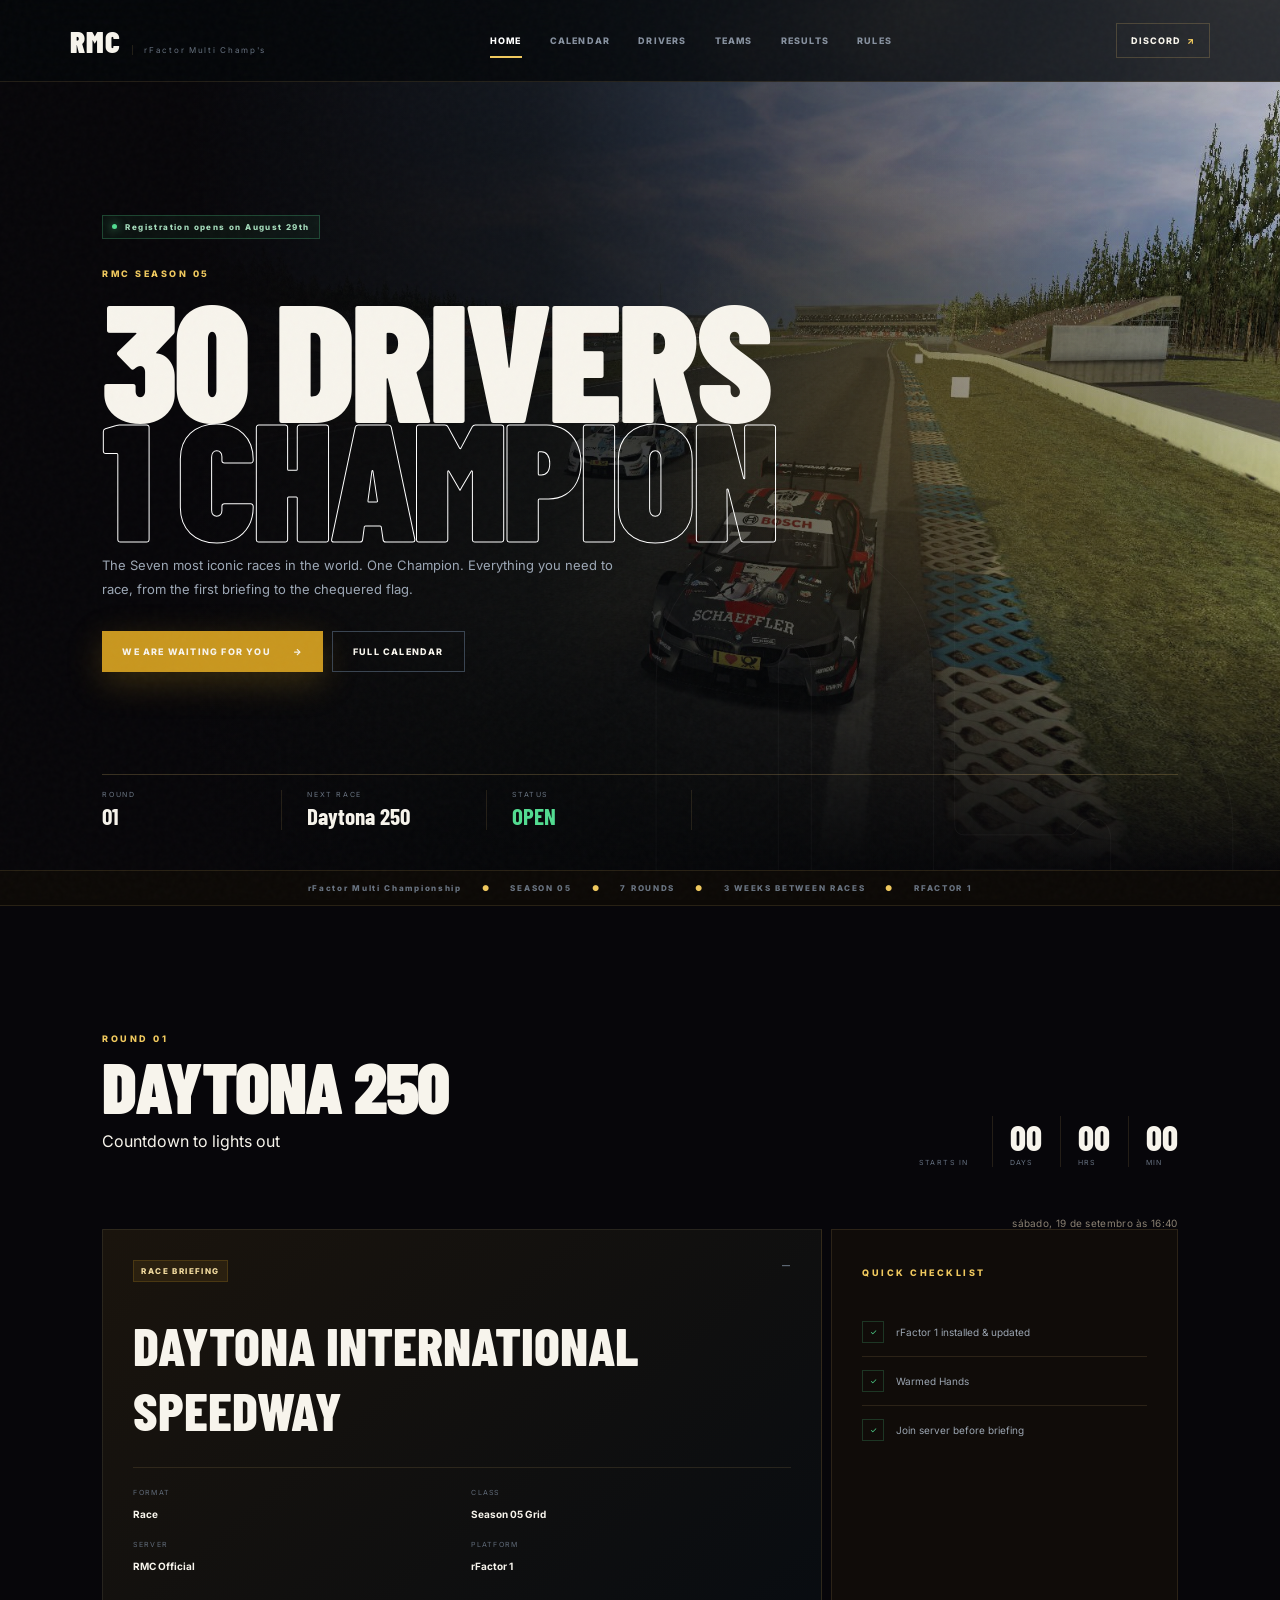
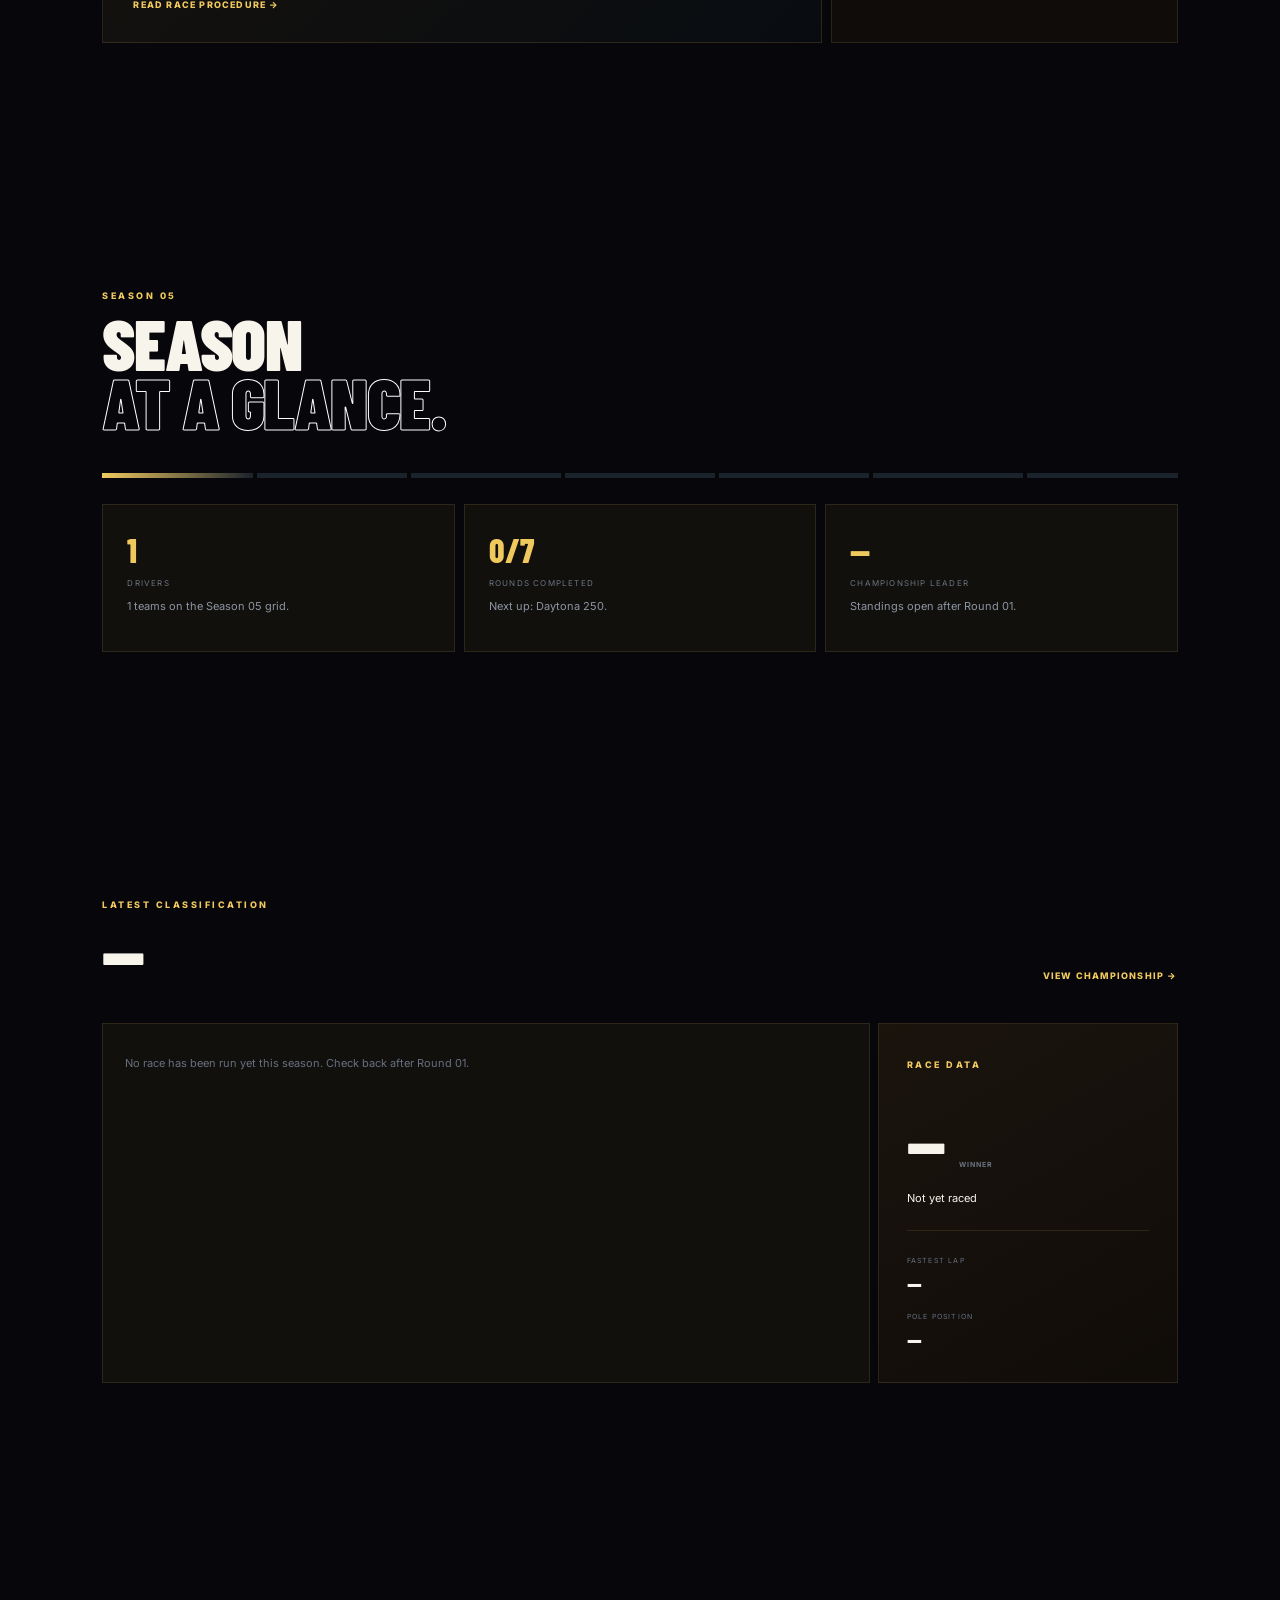
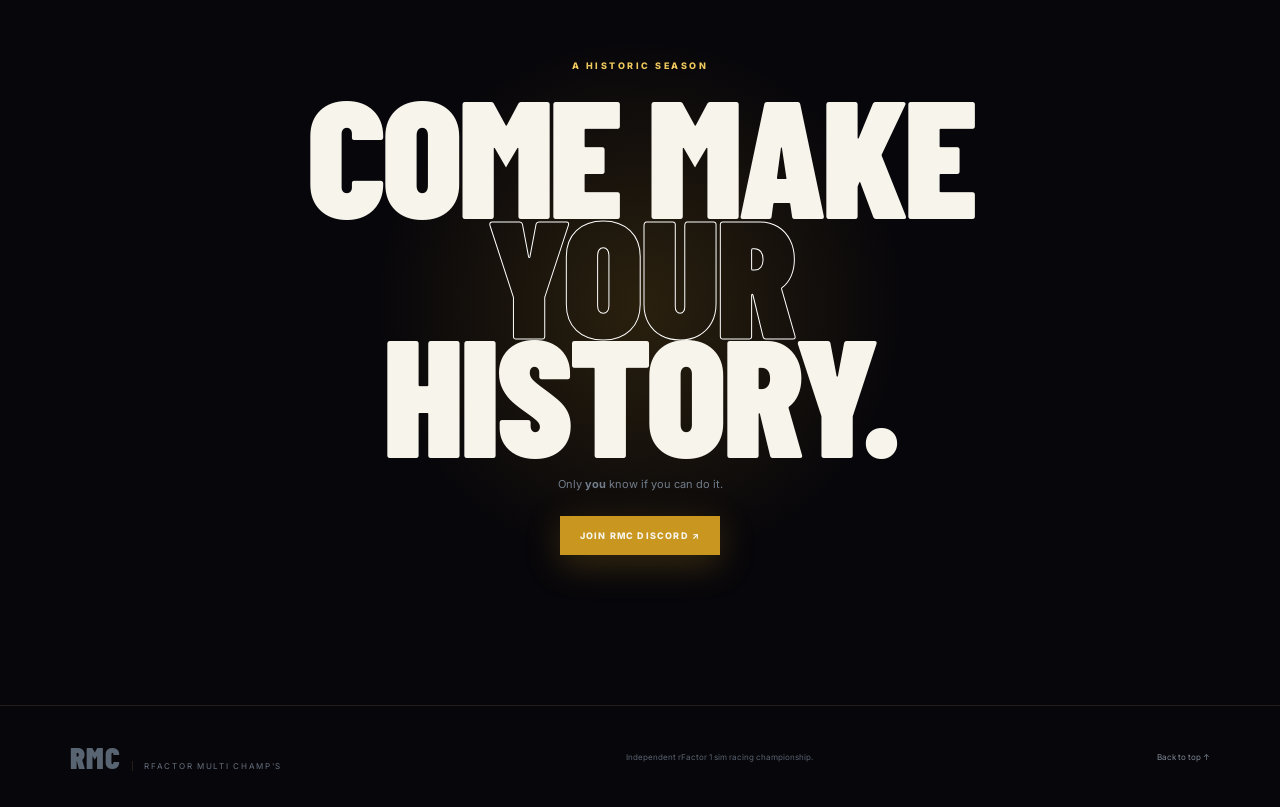
<file: index.html>
<!doctype html>
<html lang="pt">
<head>
<meta charset="utf-8">
<meta name="viewport" content="width=device-width,initial-scale=1">
<title>RMC — rFactor Multi Champ's</title>
<meta name="description" content="rFactor Multi Champ's — campeonato de sim racing independente. 7 corridas icónicas, 1 campeão. Junta-te à Season 05.">
<meta name="theme-color" content="#05070a">
<meta property="og:title" content="RMC — rFactor Multi Champ's">
<meta property="og:description" content="30 pilotos. 10 equipas. Season 05 a decorrer — junta-te ao Discord.">
<meta property="og:type" content="website">
<link rel="preconnect" href="https://fonts.googleapis.com">
<link rel="preconnect" href="https://fonts.gstatic.com" crossorigin>
<link href="https://fonts.googleapis.com/css2?family=Barlow+Condensed:wght@500;600;700;800;900&family=Inter:wght@400;500;600;700;800&display=swap" rel="stylesheet">
<link rel="stylesheet" href="style.css">
</head>
<body>
<div class="noise"></div>

<header class="topbar">
  <a class="logo" href="index.html"><b>RMC</b><span>rFactor Multi Champ's</span></a>
  <nav id="mainNav">
    <a class="active" href="index.html">Home</a>
    <a href="calendar.html">Calendar</a>
    <a href="standings.html">Drivers</a>
    <a href="teams.html">Teams</a>
    <a href="results.html">Results</a>
    <a href="rules.html">Rules</a>
  </nav>
  <a class="discord" href="https://discord.gg/MnqRKhebvh" target="_blank" rel="noopener">Discord<span>↗</span></a>
  <button class="hamb" aria-label="Abrir menu" aria-expanded="false" aria-controls="mainNav">☰</button>
</header>

<main id="top">
<section class="hero">
  <div class="hero-bg"></div>
  <div class="hero-content">
    <div class="live"><i></i>Registration opens on August 29th</div>
    <p class="kicker">rMc Season 05</p>
    <h1>30 Drivers<br><em>1 champion</em></h1>
    <p class="lead">The Seven most iconic races in the world. One Champion. Everything you need to race, from the first briefing to the chequered flag.</p>
    <div class="hero-actions">
      <a class="btn blue" href="#next-race">We Are Waiting for You<span>→</span></a>
      <a class="btn line" href="calendar.html">Full calendar</a>
    </div>
  </div>
  <div class="hero-meta">
    <div><small>ROUND</small><strong id="roundNow">01<span>/07</span></strong></div>
    <div><small>NEXT RACE</small><strong id="nextTrackName">—</strong></div>
    <div><small>STATUS</small><strong class="green">OPEN</strong></div>
  </div>
  <div class="hero-number" aria-hidden="true">05</div>
</section>

<section class="ticker"><div><span>rFactor Multi Championship</span><b>●</b> SEASON 05 <b>●</b> 7 ROUNDS <b>●</b> 3 WEEKS BETWEEN RACES <b>●</b> RFACTOR 1</div></section>

<section class="next section reveal" id="next-race">
  <div class="section-head">
    <div><span class="label" id="briefRoundNum">NEXT RACE</span><h2 id="briefTrackName">—</h2><p>Countdown to lights out</p></div>
    <div class="countdown">
      <small>STARTS IN</small>
      <div><b id="days">00</b><span>DAYS</span></div>
      <div><b id="hours">00</b><span>HRS</span></div>
      <div><b id="mins">00</b><span>MIN</span></div>
    </div>
  </div>
  <div style="display:flex;justify-content:flex-end">
    <p class="countdown-date" id="countdownDate"></p>
    <p class="countdown-not-set" id="countdownNotSet" style="display:none">Data e hora ainda não definidas para esta corrida.</p>
  </div>
  <div class="brief-grid">
    <article class="brief main-brief">
      <div class="brief-top"><span class="tag blue-tag">RACE BRIEFING</span><span id="nextRaceName">—</span></div>
      <h3 id="briefTrackFull">—</h3>
      <div class="specs">
        <div><small>FORMAT</small><b>Race</b></div>
        <div><small>CLASS</small><b>Season 05 Grid</b></div>
        <div><small>SERVER</small><b>RMC Official</b></div>
        <div><small>PLATFORM</small><b>rFactor 1</b></div>
      </div>
      <a class="text-btn" href="rules.html">Read race procedure →</a>
    </article>
    <article class="brief weather">
      <span class="label">QUICK CHECKLIST</span>
      <ul>
        <li><i class="ok">✓</i><span>rFactor 1 installed & updated</span></li>
        <li><i class="ok">✓</i><span>Warmed Hands</span></li>
        <li><i class="ok">✓</i><span>Join server before briefing</span></li>
      </ul>
    </article>
  </div>
</section>

<section class="section reveal">
  <div class="section-head simple"><div><span class="label">SEASON 05</span><h2>Season<br><em>at a glance.</em></h2></div></div>
  <div class="progress-strip" id="progressStrip"></div>
  <div class="info-cards" id="infoCards"></div>
</section>

<section class="section results reveal" id="results">
  <div class="section-head simple"><div><span class="label">LATEST CLASSIFICATION</span><h2 id="latestRaceName">—</h2></div><a class="text-btn" href="standings.html">View championship →</a></div>
  <div class="result-wrap">
    <div class="result-list" id="latestResult"></div>
    <aside class="fastest" id="latestFastestBox">
      <span class="label">RACE DATA</span>
      <div class="data-big" id="latestWinner">— <small>WINNER</small></div>
      <p>Not yet raced</p>
      <hr>
      <small>FASTEST LAP</small><strong id="latestFastestLap">—</strong>
      <small>POLE POSITION</small><strong id="latestPole">—</strong>
    </aside>
  </div>
</section>

<section class="final-cta">
  <span class="label">A HISTORIC SEASON</span><h2>COME MAKE<br><em>YOUR</em><br>HISTORY.</h2><p>Only <b>you</b> know if you can do it.</p><a class="btn blue" href="https://discord.gg/MnqRKhebvh" target="_blank" rel="noopener">Join RMC Discord ↗</a>
</section>
</main>

<footer><div class="logo"><b>RMC</b><span>RFACTOR MULTI CHAMP'S</span></div><p>Independent rFactor 1 sim racing championship.</p><div><a href="#top">Back to top ↑</a></div></footer>
<script src="app.js"></script>
</body>
</html>
</file>
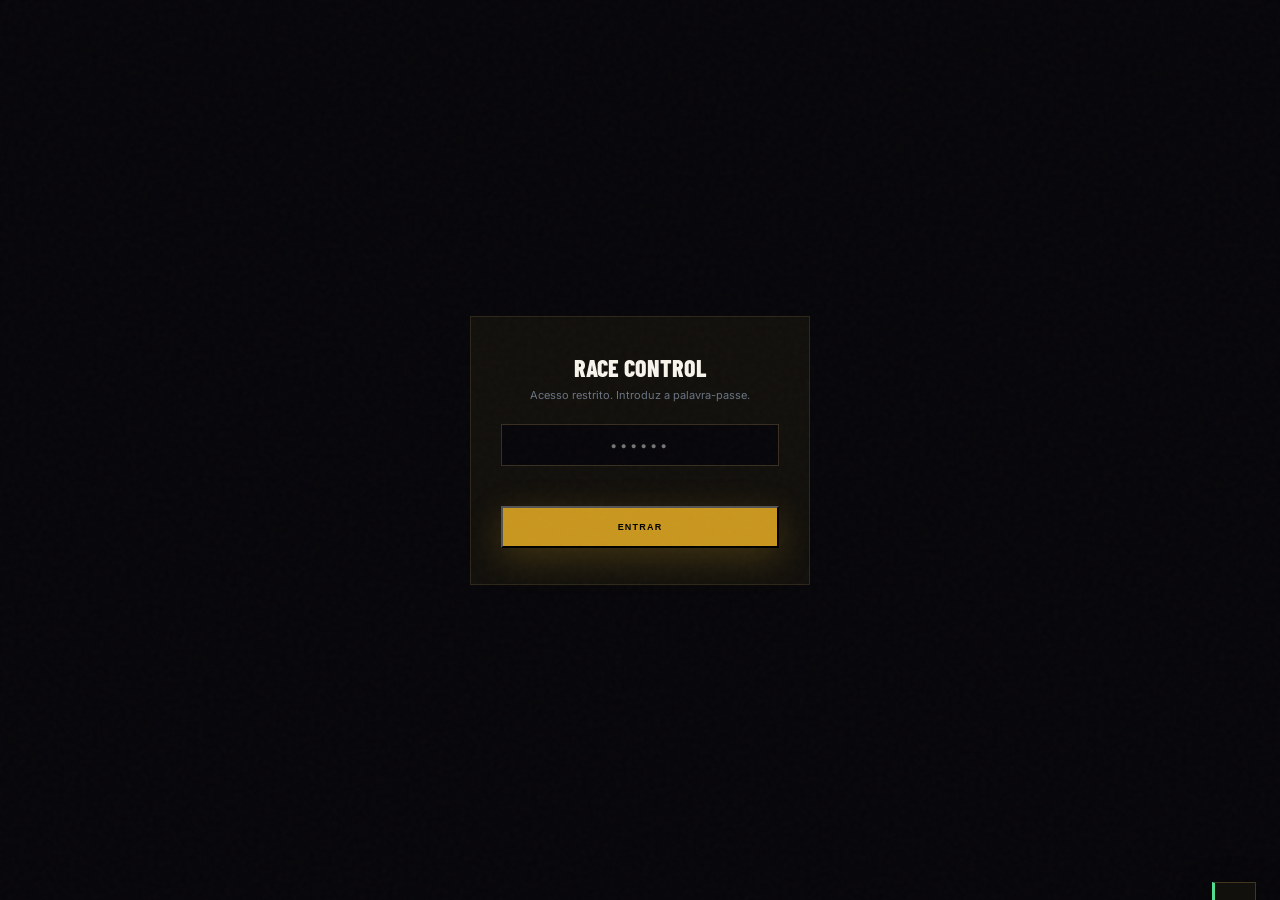
<file: admin.html>
<!doctype html>
<html lang="pt">
<head>
<meta charset="utf-8">
<meta name="viewport" content="width=device-width,initial-scale=1">
<title>RMC</title>
<meta name="robots" content="noindex, nofollow">
<link href="https://fonts.googleapis.com/css2?family=Barlow+Condensed:wght@500;600;700;800;900&family=Inter:wght@400;500;600;700;800&display=swap" rel="stylesheet">
<link rel="stylesheet" href="style.css">
</head>
<body>
<div class="noise"></div>

<div class="admin-gate" id="adminGate">
  <form id="gateForm" autocomplete="off">
    <h2>Race Control</h2>
    <p>Acesso restrito. Introduz a palavra-passe.</p>
    <input type="password" id="gatePass" autocomplete="new-password" placeholder="••••••" required>
    <div class="err" id="gateErr"></div>
    <button class="btn blue" type="submit" style="width:100%">Entrar</button>
  </form>
</div>

<div class="admin-shell" id="adminShell">
  <div class="admin-topbar">
    <h1>RMC · Race Control</h1>
    <button id="logoutBtn">Sair</button>
  </div>
  <div class="admin-body">
    <div class="admin-tabs">
      <button class="active" data-tab="races">Corridas & Resultados</button>
      <button data-tab="calendar">Calendário</button>
      <button data-tab="drivers">Pilotos</button>
      <button data-tab="teams">Equipas</button>
      <button data-tab="rules">Regulamento</button>
      <button data-tab="export">Guardar / Exportar</button>
    </div>

    <div class="admin-panel active" id="panel-races">
      <div class="admin-race-select" id="adminRaceSelect"></div>
      <div id="raceEditorBody"></div>
    </div>

    <div class="admin-panel" id="panel-calendar">
      <div class="admin-card">
        <h3>Editar calendário da época</h3>
        <p style="color:#8a8072;font-size:11px;margin:0 0 20px;line-height:1.7">Nome da corrida, pista, tipo de circuito e país. Datas e resultados editam-se no separador "Corridas & Resultados".</p>
        <div id="calendarEditorList"></div>
        <div class="admin-actions">
          <button class="admin-btn primary" id="saveCalendarBtn" type="button">Guardar alterações ao calendário</button>
        </div>
      </div>
    </div>

    <div class="admin-panel" id="panel-drivers">
      <div class="admin-card">
        <h3>Adicionar piloto</h3>
        <form id="addDriverForm">
          <div class="admin-form-grid">
            <div><label>Nome completo</label><input type="text" id="newDriverName" required placeholder="Nome Apelido"></div>
            <div><label>Número</label><input type="number" id="newDriverNumber" required min="1" placeholder="31"></div>
            <div><label>Equipa</label><select id="newDriverTeam"></select></div>
            <div><label>Foto (opcional)</label><input type="file" id="newDriverPhoto" accept="image/*"></div>
          </div>
          <div class="admin-actions"><button class="admin-btn primary" type="submit">Adicionar piloto</button></div>
        </form>
      </div>
      <div class="admin-card">
        <h3>Pilotos atuais</h3>
        <p style="color:#657080;font-size:9px;margin:0 0 14px">Clica na foto de um piloto para a mudar.</p>
        <div class="entity-list-photos" id="driversList"></div>
      </div>
    </div>

    <div class="admin-panel" id="panel-teams">
      <div class="admin-card">
        <h3>Adicionar equipa</h3>
        <form id="addTeamForm">
          <div class="admin-form-grid">
            <div><label>Nome da equipa</label><input type="text" id="newTeamName" required placeholder="Nome da Equipa"></div>
            <div><label>Cor da equipa</label><input type="color" id="newTeamColor" value="#c9971f" style="height:40px;padding:4px"></div>
            <div><label>Foto/logo (opcional)</label><input type="file" id="newTeamPhoto" accept="image/*"></div>
          </div>
          <p style="color:#657080;font-size:9px;margin-top:10px">O logo é guardado diretamente dentro do data.json (redimensionado automaticamente) — não precisas de enviar ficheiros para o GitHub à parte.</p>
          <div class="admin-actions"><button class="admin-btn primary" type="submit">Adicionar equipa</button></div>
        </form>
      </div>
      <div class="admin-card">
        <h3>Equipas atuais</h3>
        <p style="color:#657080;font-size:9px;margin:0 0 14px">Clica no logo de uma equipa para o mudar.</p>
        <div class="entity-list-photos" id="teamsList"></div>
      </div>
    </div>

    <div class="admin-panel" id="panel-rules">
      <div class="admin-card">
        <h3>Sistema de pontos (30 posições)</h3>
        <p style="color:#8a8072;font-size:11px;margin:0 0 16px;line-height:1.7">Pontos atribuídos por posição, do 1º ao 30º lugar. Usados tanto na corrida como na qualificação de cada ronda (a qualificação tem a sua própria tabela por corrida, editável no separador "Corridas & Resultados").</p>
        <div class="points-edit-grid" id="pointsEditGrid"></div>
        <div class="admin-actions">
          <button class="admin-btn primary" id="savePointsBtn" type="button">Guardar sistema de pontos</button>
        </div>
      </div>

      <div class="admin-card">
        <h3>Regulamento — secções</h3>
        <p style="color:#8a8072;font-size:11px;margin:0 0 16px;line-height:1.7">Edita título e texto de cada secção. Usa uma linha em branco para separar parágrafos. A ordem aqui é a ordem em que aparecem na página Rules.</p>
        <div id="rulesEditorList"></div>
        <div class="admin-actions">
          <button class="admin-btn ghost" id="addRuleSectionBtn" type="button">+ Adicionar secção</button>
          <button class="admin-btn primary" id="saveRulesBtn" type="button">Guardar regulamento</button>
        </div>
      </div>
    </div>

    <div class="admin-panel" id="panel-export">
      <div class="admin-card">
        <h3>Guardar alterações</h3>
        <p style="color:#8b95a3;font-size:12px;line-height:1.8;margin:0 0 18px">
          Este painel edita os dados diretamente no teu navegador. Para que as alterações apareçam
          para todas as pessoas que visitam o site, tens de:
        </p>
        <ol style="color:#8b95a3;font-size:12px;line-height:2;padding-left:20px;margin:0 0 20px">
          <li>Clicar em <strong>"Descarregar data.json"</strong> abaixo.</li>
          <li>Substituir o ficheiro <code>data.json</code> na raiz do teu repositório GitHub pelo ficheiro descarregado.</li>
          <li>Fazer commit &amp; push. O site atualiza-se automaticamente (GitHub Pages).</li>
        </ol>
        <div class="admin-actions">
          <button class="admin-btn primary" id="downloadJsonBtn">⬇ Descarregar data.json</button>
        </div>
      </div>
    </div>
  </div>
</div>

<div class="toast" id="toast"></div>

<script src="app.js"></script>
<script src="admin.js"></script>
</body>
</html>
</file>
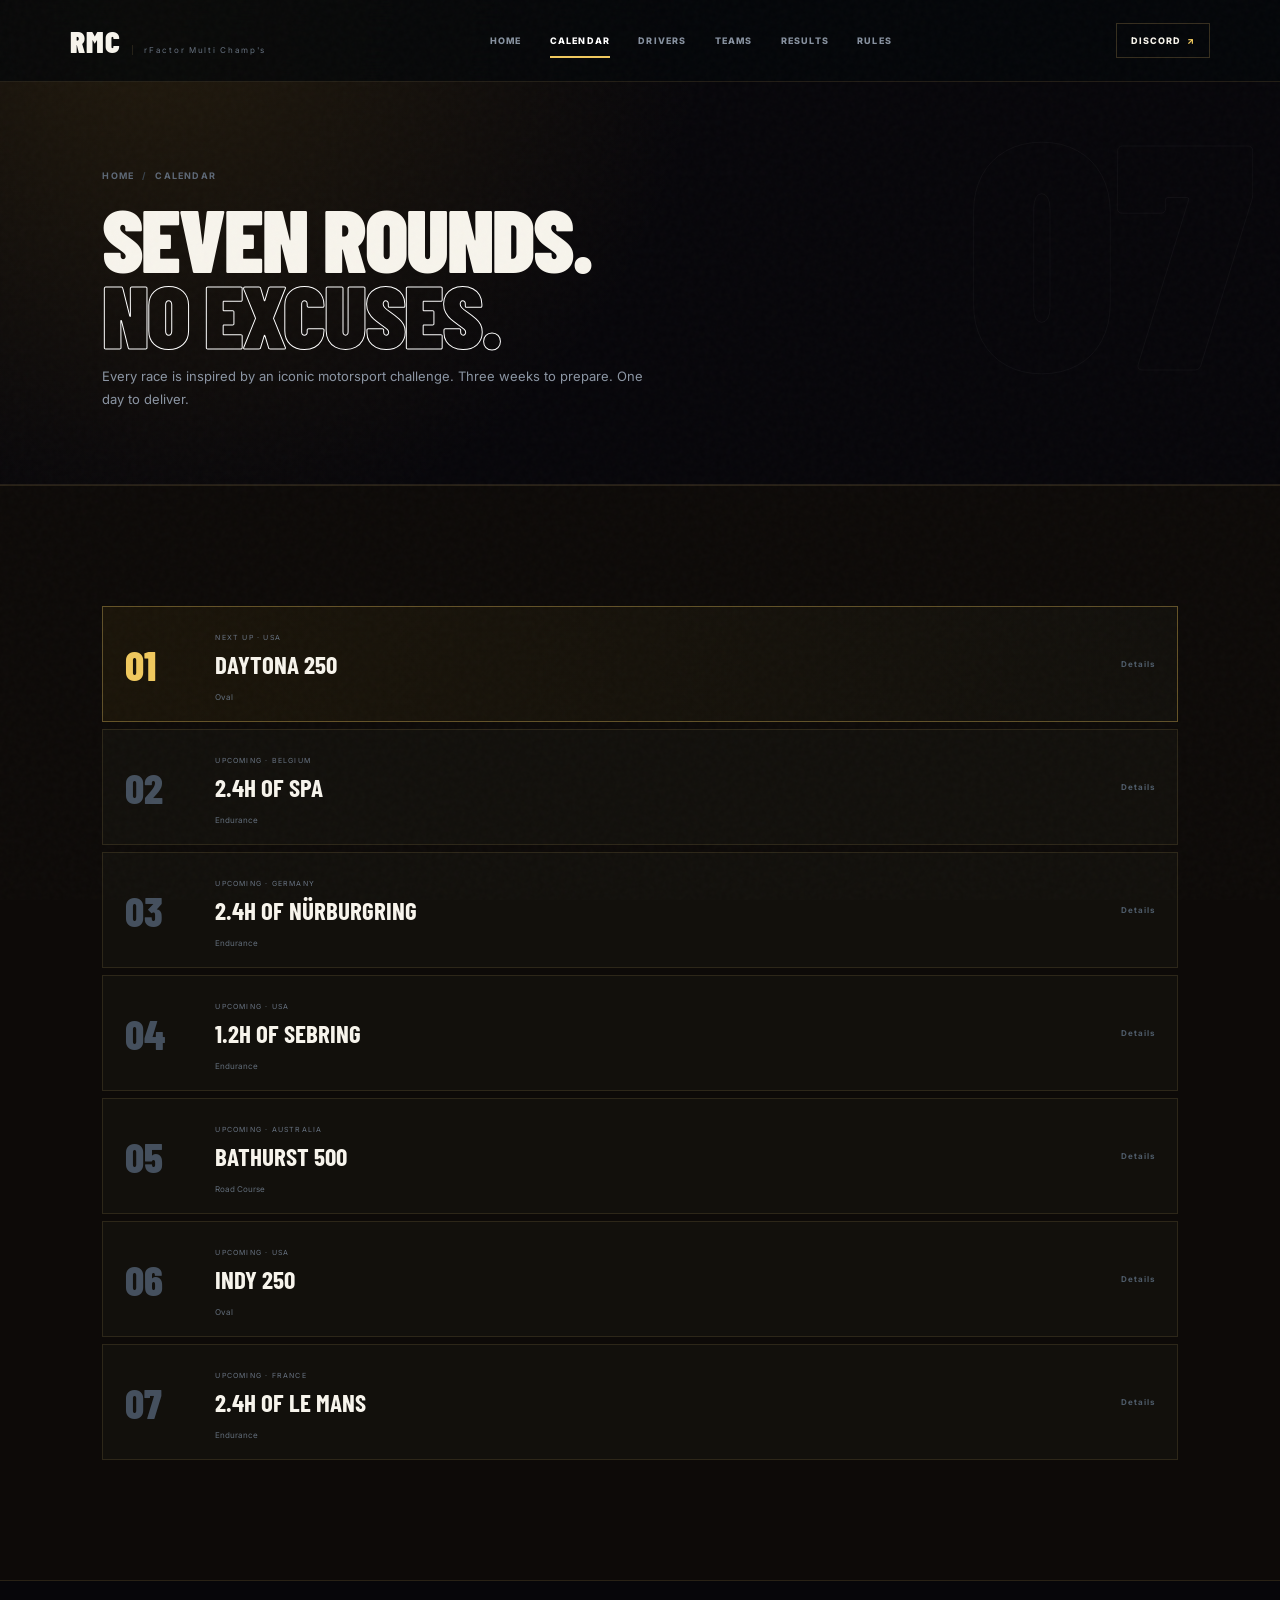
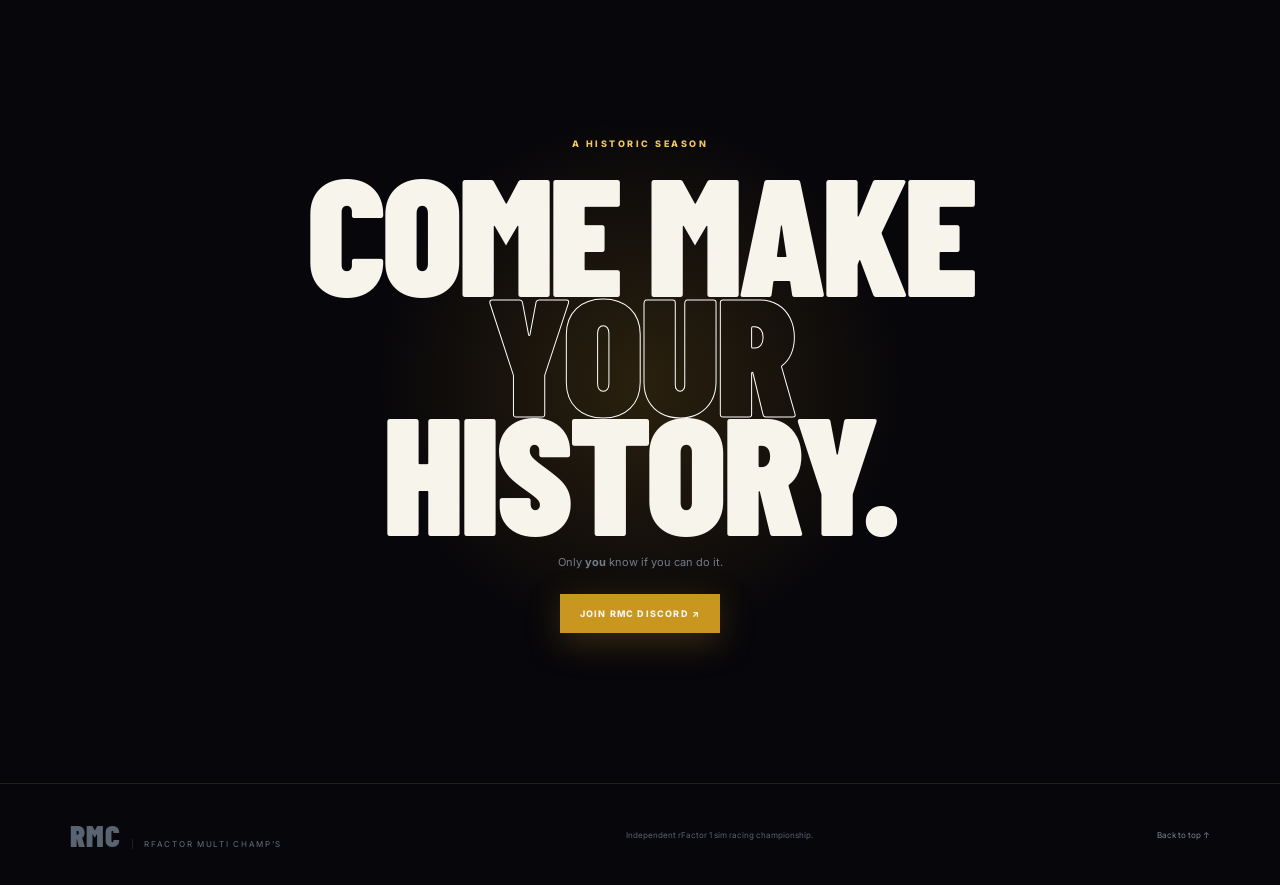
<file: calendar.html>
<!doctype html>
<html lang="pt">
<head>
<meta charset="utf-8">
<meta name="viewport" content="width=device-width,initial-scale=1">
<title>Calendar — RMC</title>
<meta name="description" content="Calendário completo da Season 05 do RMC: sete corridas, sete circuitos icónicos, de Daytona a Le Mans.">
<meta name="theme-color" content="#05070a">
<link rel="preconnect" href="https://fonts.googleapis.com">
<link rel="preconnect" href="https://fonts.gstatic.com" crossorigin>
<link href="https://fonts.googleapis.com/css2?family=Barlow+Condensed:wght@500;600;700;800;900&family=Inter:wght@400;500;600;700;800&display=swap" rel="stylesheet">
<link rel="stylesheet" href="style.css">
</head>
<body>
<div class="noise"></div>

<header class="topbar">
  <a class="logo" href="index.html"><b>RMC</b><span>rFactor Multi Champ's</span></a>
  <nav id="mainNav">
    <a href="index.html">Home</a>
    <a class="active" href="calendar.html">Calendar</a>
    <a href="standings.html">Drivers</a>
    <a href="teams.html">Teams</a>
    <a href="results.html">Results</a>
    <a href="rules.html">Rules</a>
  </nav>
  <a class="discord" href="https://discord.gg/MnqRKhebvh" target="_blank" rel="noopener">Discord<span>↗</span></a>
  <button class="hamb" aria-label="Abrir menu" aria-expanded="false" aria-controls="mainNav">☰</button>
</header>

<main id="top">
<section class="page-hero">
  <div class="breadcrumb"><a href="index.html">Home</a><span>/</span>Calendar</div>
  <h1>Seven rounds.<br><em>No excuses.</em></h1>
  <p>Every race is inspired by an iconic motorsport challenge. Three weeks to prepare. One day to deliver.</p>
  <div class="page-hero-number" aria-hidden="true">07</div>
</section>

<section class="section calendar-section reveal">
  <div class="calendar full" id="calendarWrap"></div>
</section>

<section class="final-cta">
  <span class="label">A HISTORIC SEASON</span><h2>COME MAKE<br><em>YOUR</em><br>HISTORY.</h2><p>Only <b>you</b> know if you can do it.</p><a class="btn blue" href="https://discord.gg/MnqRKhebvh" target="_blank" rel="noopener">Join RMC Discord ↗</a>
</section>
</main>

<footer><div class="logo"><b>RMC</b><span>RFACTOR MULTI CHAMP'S</span></div><p>Independent rFactor 1 sim racing championship.</p><div><a href="#top">Back to top ↑</a></div></footer>
<script src="app.js"></script>
</body>
</html>
</file>
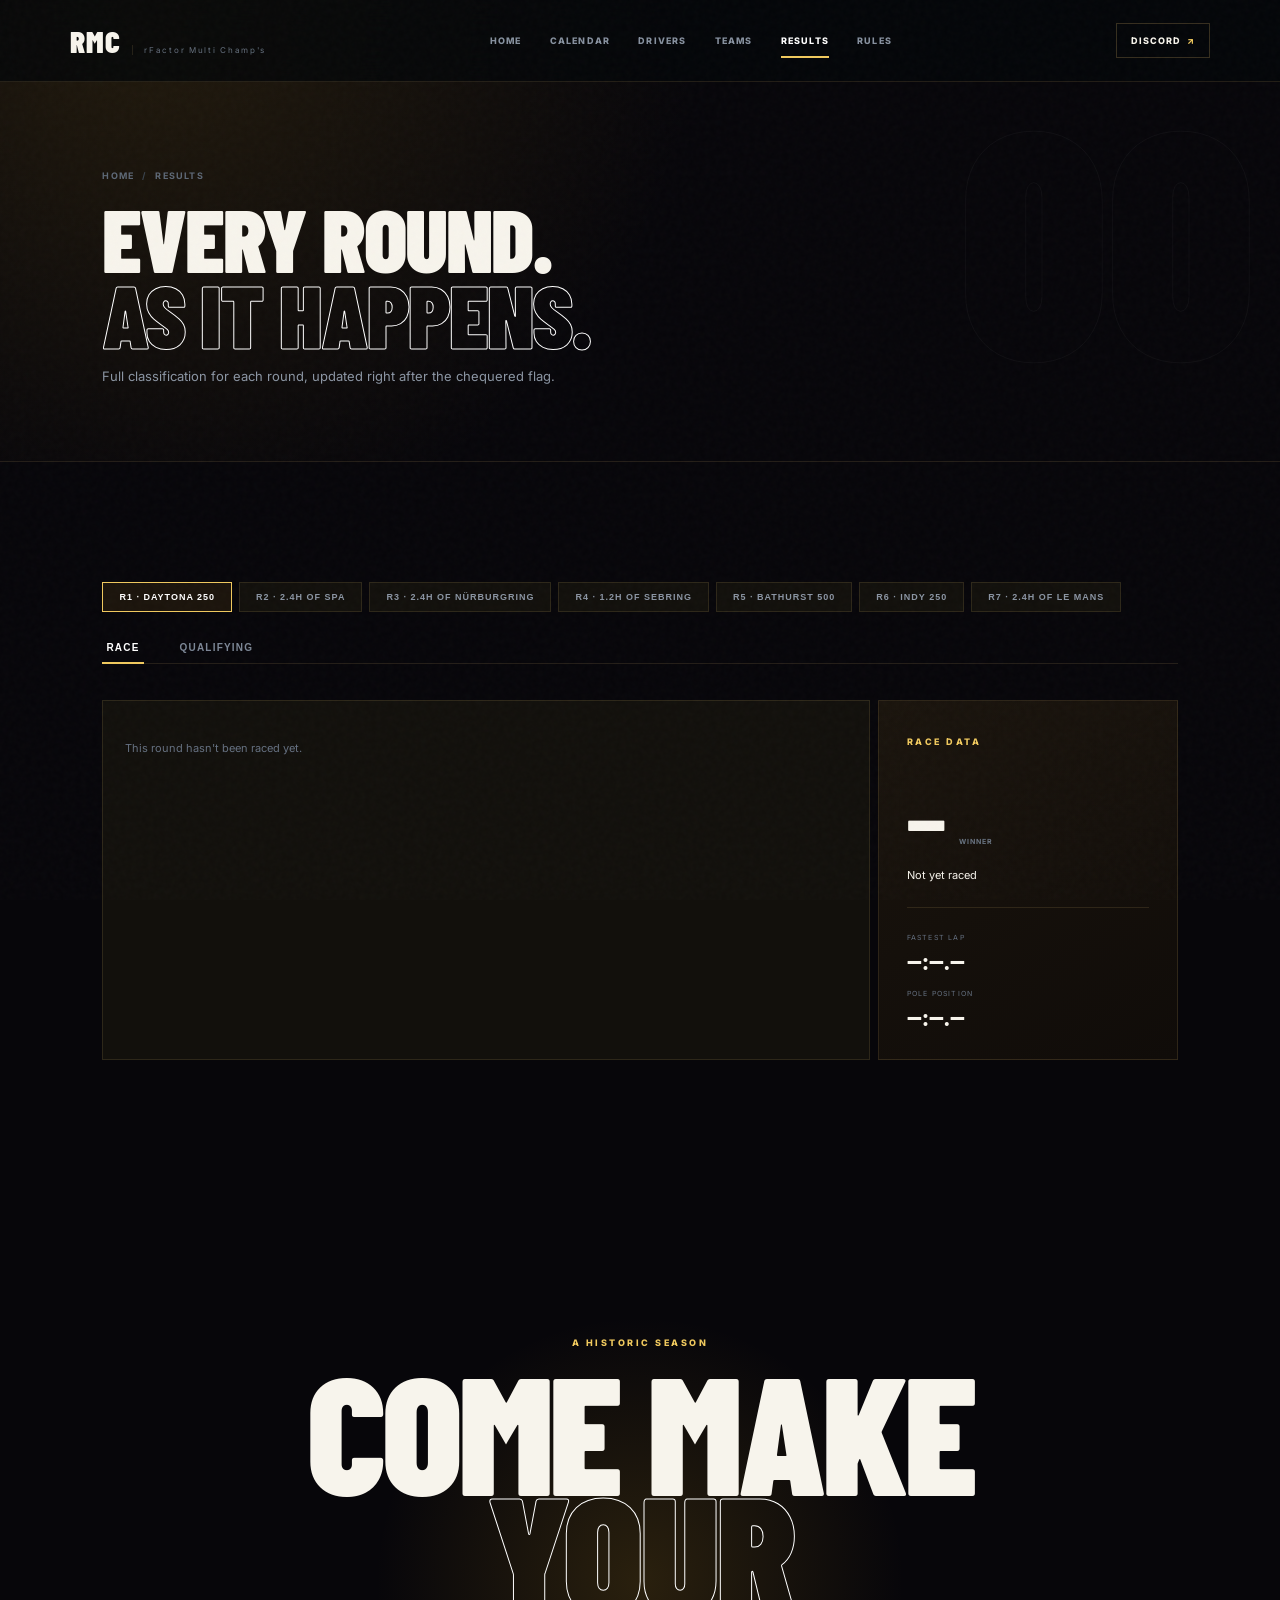
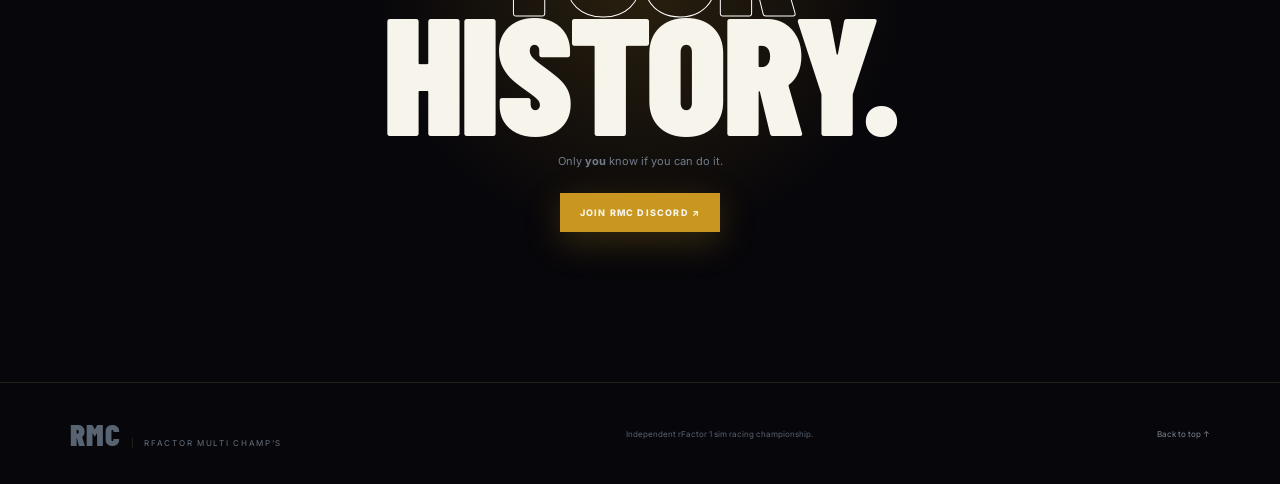
<file: results.html>
<!doctype html>
<html lang="pt">
<head>
<meta charset="utf-8">
<meta name="viewport" content="width=device-width,initial-scale=1">
<title>Results — RMC</title>
<meta name="description" content="Classificações de cada corrida da Season 05 do RMC, ronda a ronda.">
<meta name="theme-color" content="#05070a">
<link rel="preconnect" href="https://fonts.googleapis.com">
<link rel="preconnect" href="https://fonts.gstatic.com" crossorigin>
<link href="https://fonts.googleapis.com/css2?family=Barlow+Condensed:wght@500;600;700;800;900&family=Inter:wght@400;500;600;700;800&display=swap" rel="stylesheet">
<link rel="stylesheet" href="style.css">
</head>
<body>
<div class="noise"></div>

<header class="topbar">
  <a class="logo" href="index.html"><b>RMC</b><span>rFactor Multi Champ's</span></a>
  <nav id="mainNav">
    <a href="index.html">Home</a>
    <a href="calendar.html">Calendar</a>
    <a href="standings.html">Drivers</a>
    <a href="teams.html">Teams</a>
    <a class="active" href="results.html">Results</a>
    <a href="rules.html">Rules</a>
  </nav>
  <a class="discord" href="https://discord.gg/MnqRKhebvh" target="_blank" rel="noopener">Discord<span>↗</span></a>
  <button class="hamb" aria-label="Abrir menu" aria-expanded="false" aria-controls="mainNav">☰</button>
</header>

<main id="top">
<section class="page-hero">
  <div class="breadcrumb"><a href="index.html">Home</a><span>/</span>Results</div>
  <h1>Every round.<br><em>As it happens.</em></h1>
  <p>Full classification for each round, updated right after the chequered flag.</p>
  <div class="page-hero-number" aria-hidden="true">00</div>
</section>

<section class="section results reveal" id="resultsPage">
  <div class="race-picker" id="racePicker"></div>
  <div class="session-tabs" id="sessionTabs">
    <button class="active" data-session="race">Race</button>
    <button data-session="qualifying">Qualifying</button>
  </div>
  <div class="result-wrap">
    <div class="result-list" id="raceResultList"></div>
    <div class="side-boxes">
      <aside class="fastest" id="raceFastestBox"></aside>
      <aside class="fastest mover-box" id="biggestMoverBox" style="display:none"></aside>
    </div>
  </div>
</section>

<section class="final-cta">
  <span class="label">A HISTORIC SEASON</span><h2>COME MAKE<br><em>YOUR</em><br>HISTORY.</h2><p>Only <b>you</b> know if you can do it.</p><a class="btn blue" href="https://discord.gg/MnqRKhebvh" target="_blank" rel="noopener">Join RMC Discord ↗</a>
</section>
</main>

<footer><div class="logo"><b>RMC</b><span>RFACTOR MULTI CHAMP'S</span></div><p>Independent rFactor 1 sim racing championship.</p><div><a href="#top">Back to top ↑</a></div></footer>
<script src="app.js"></script>
</body>
</html>
</file>
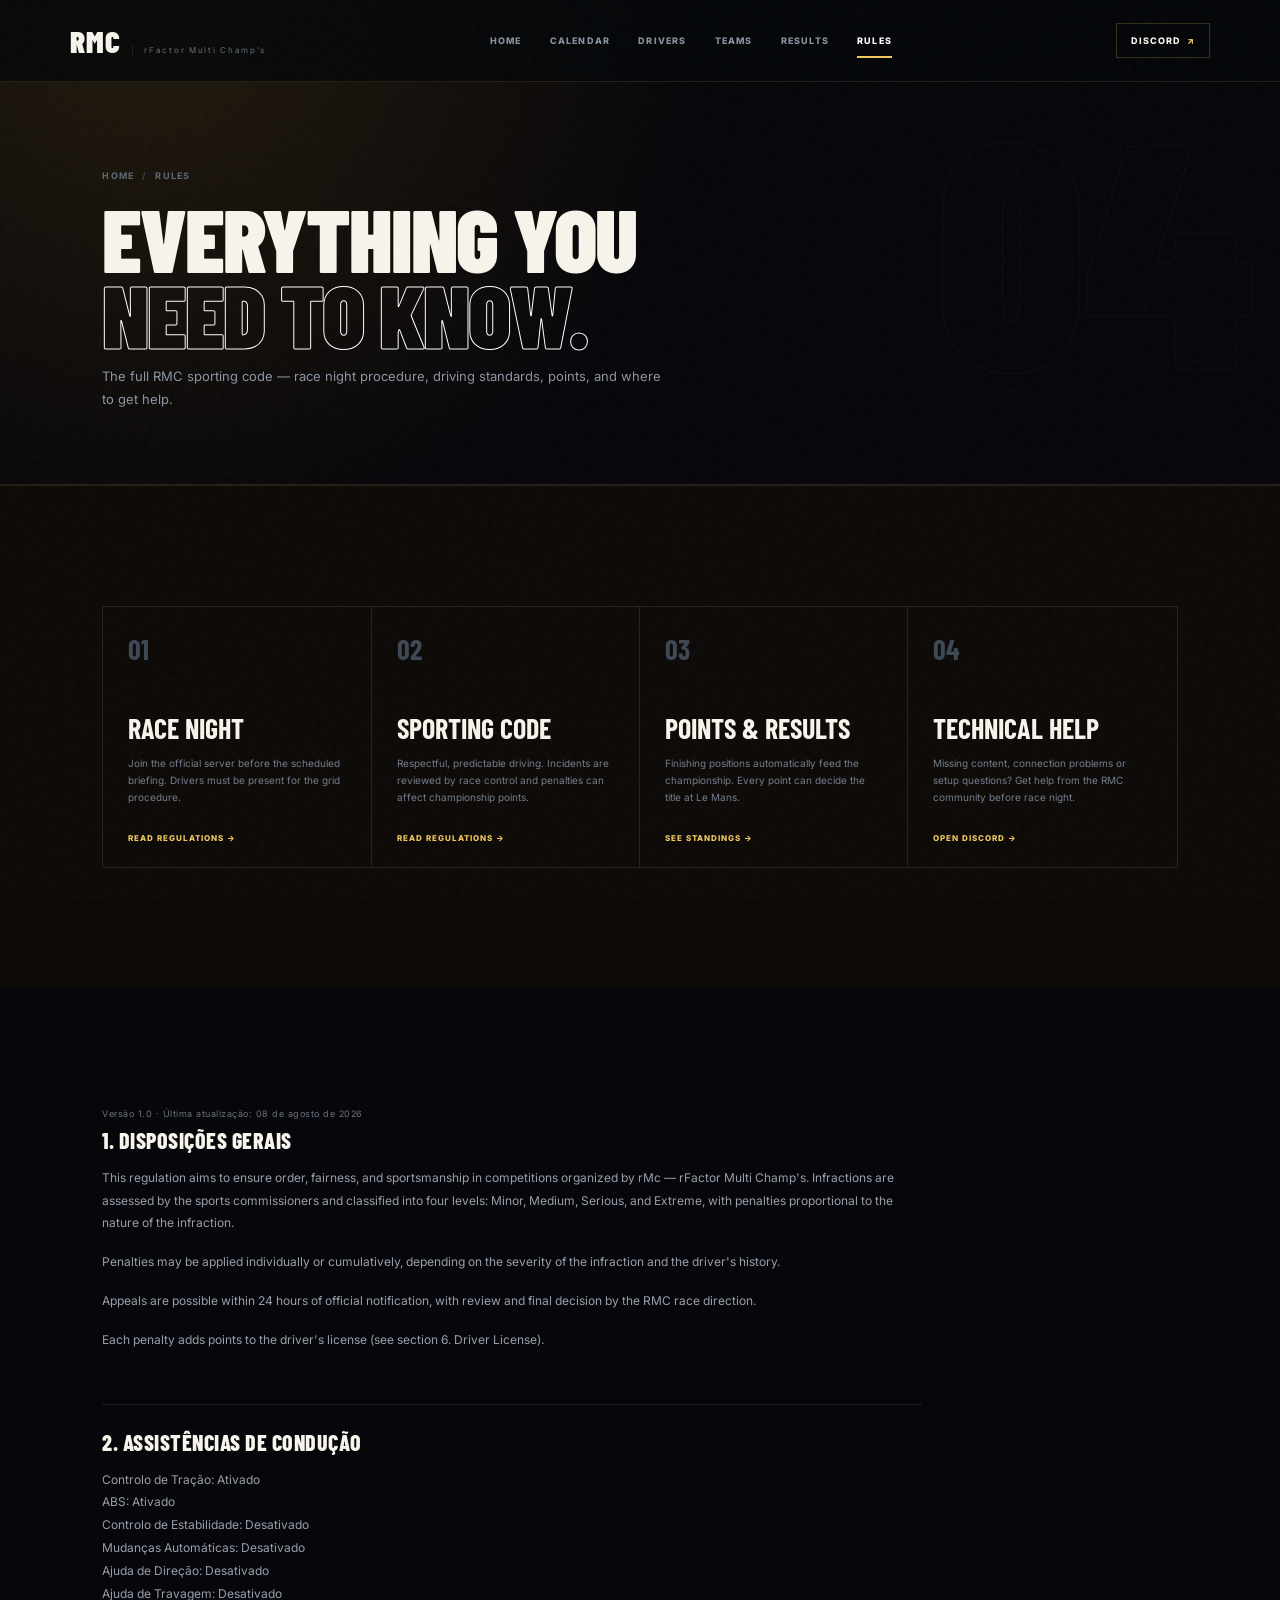
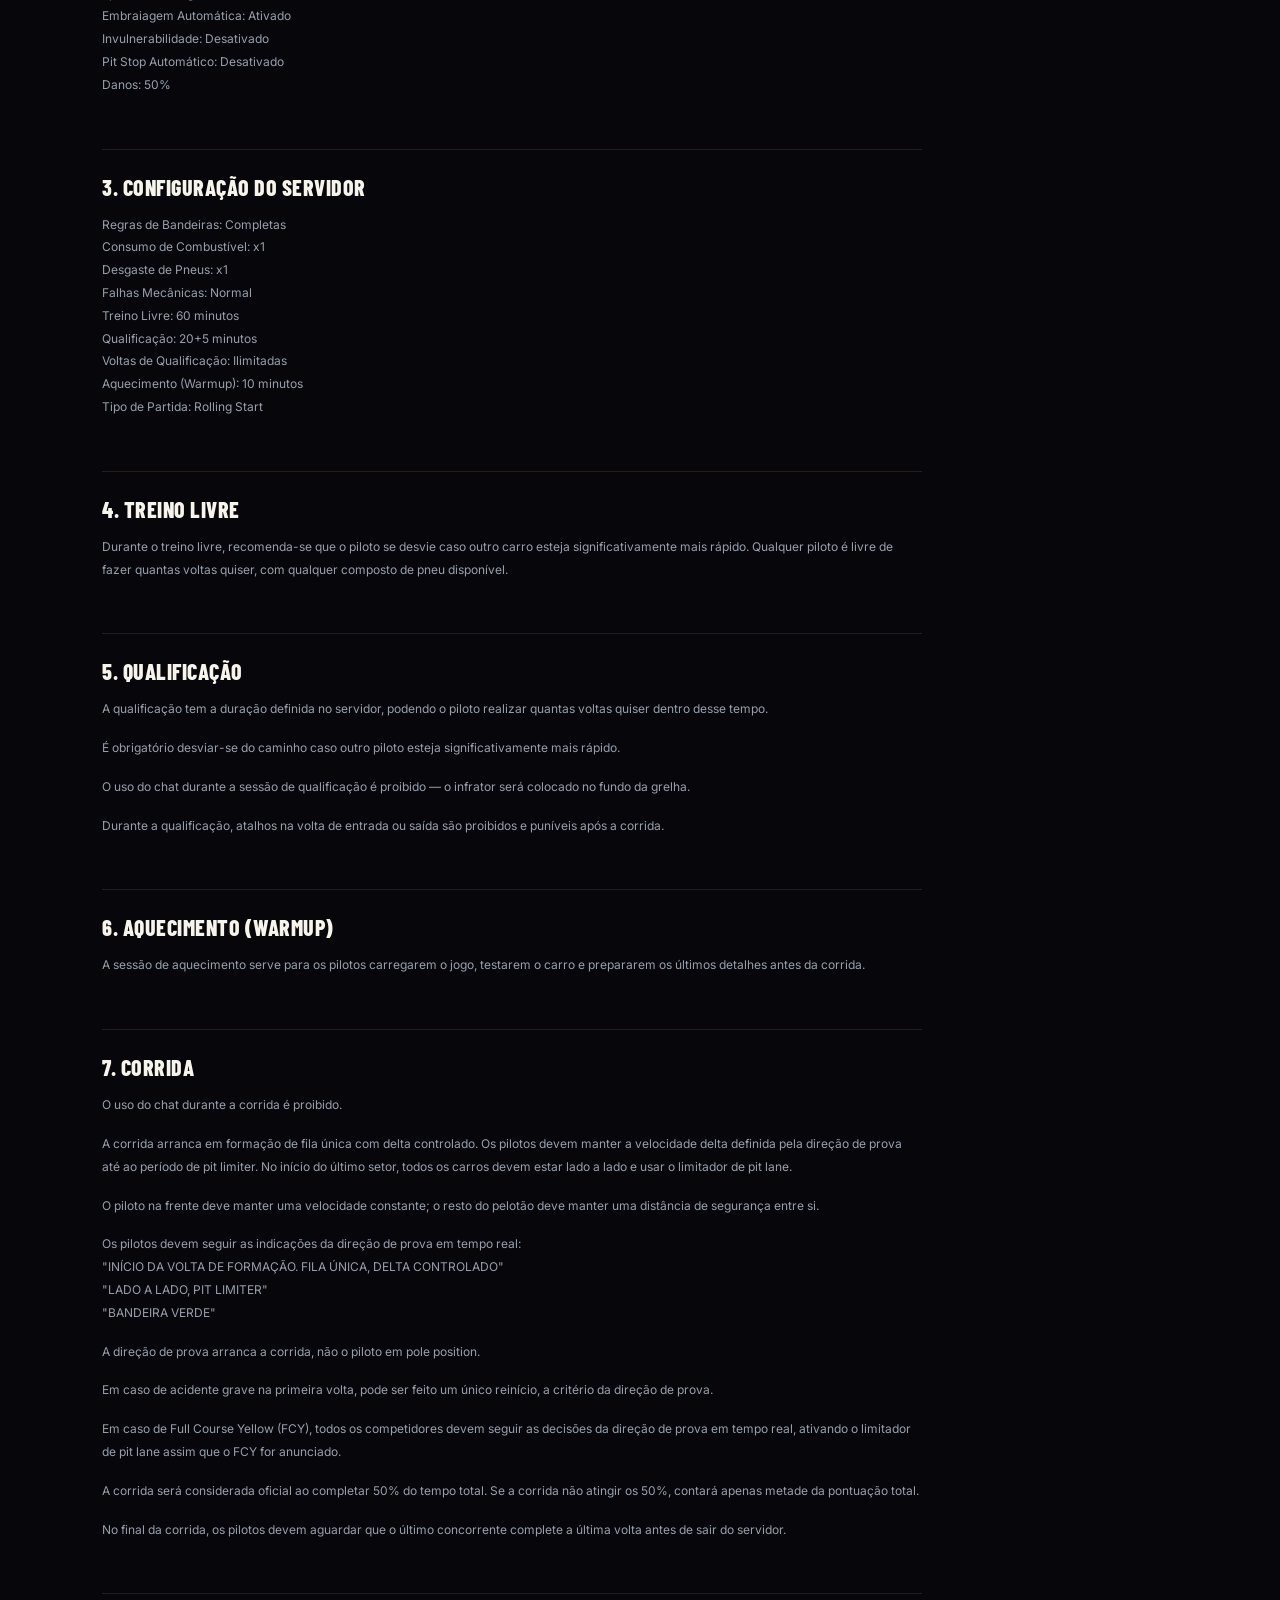
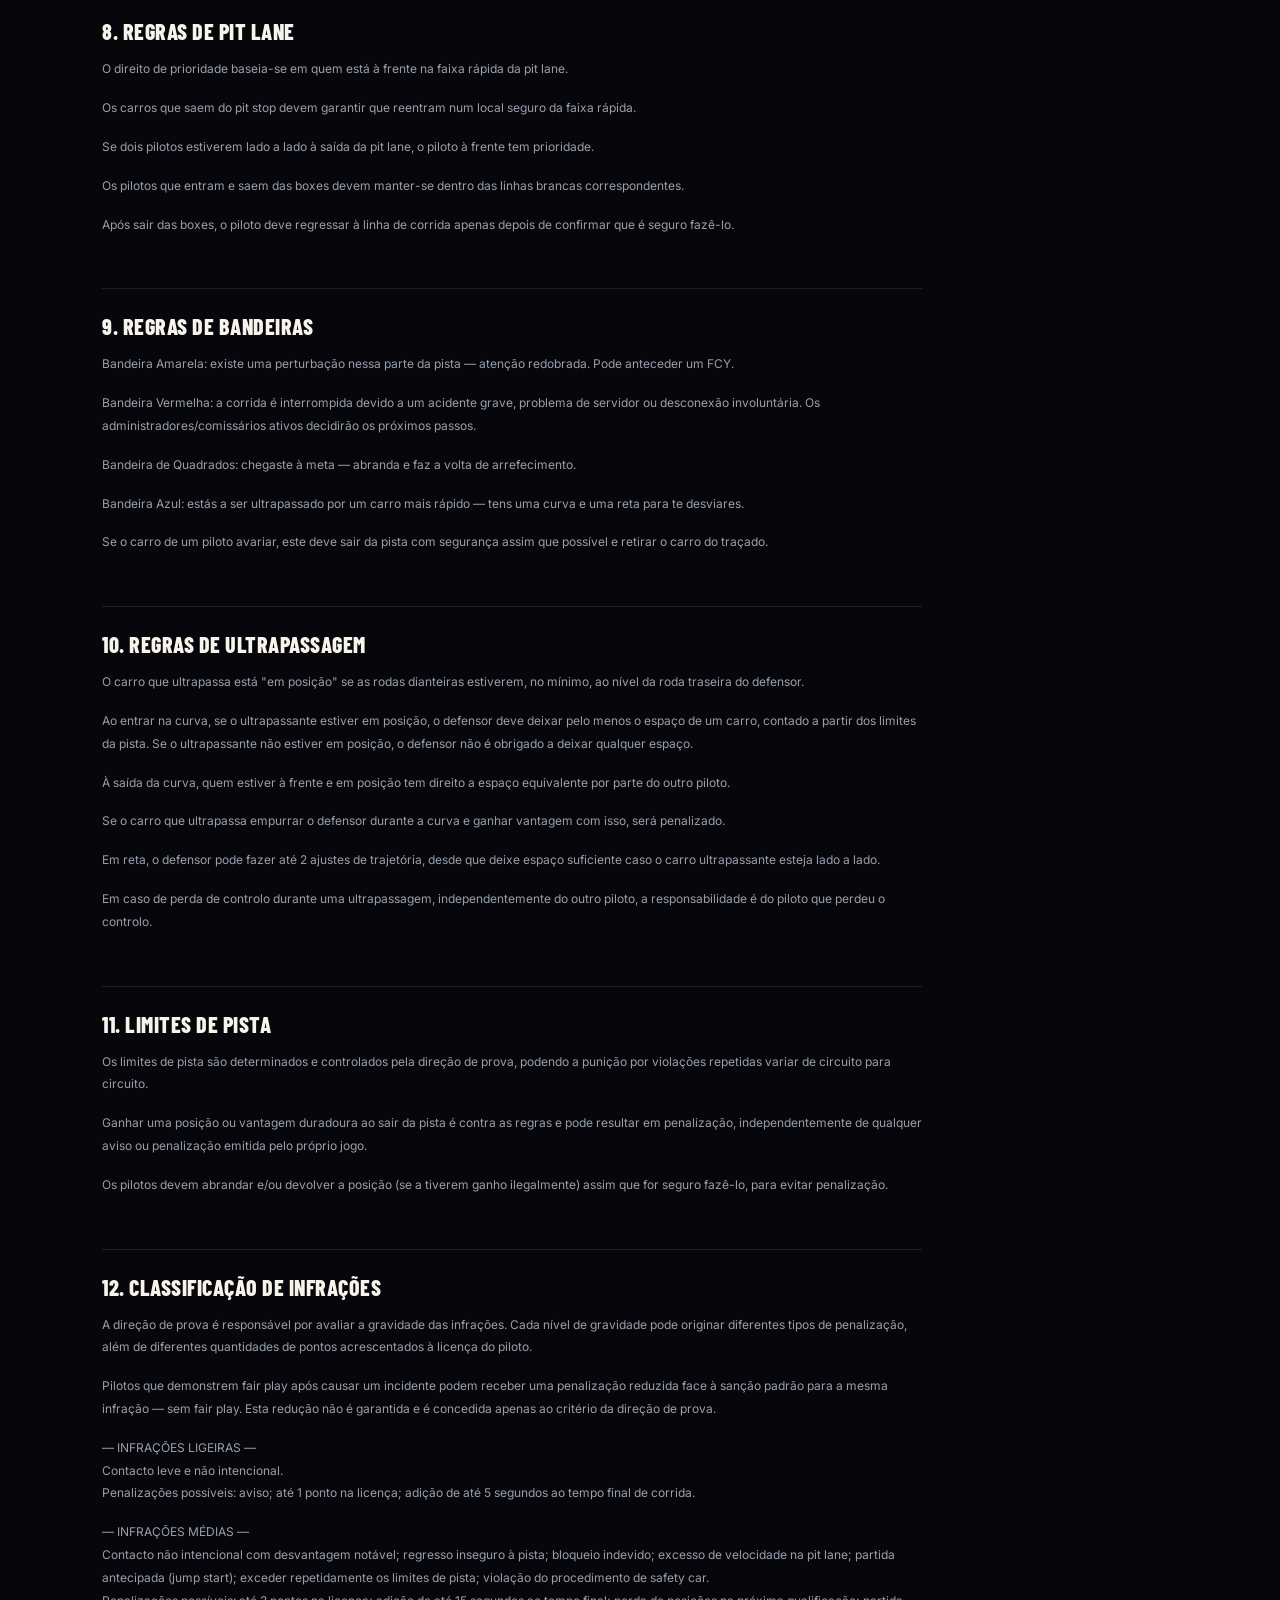
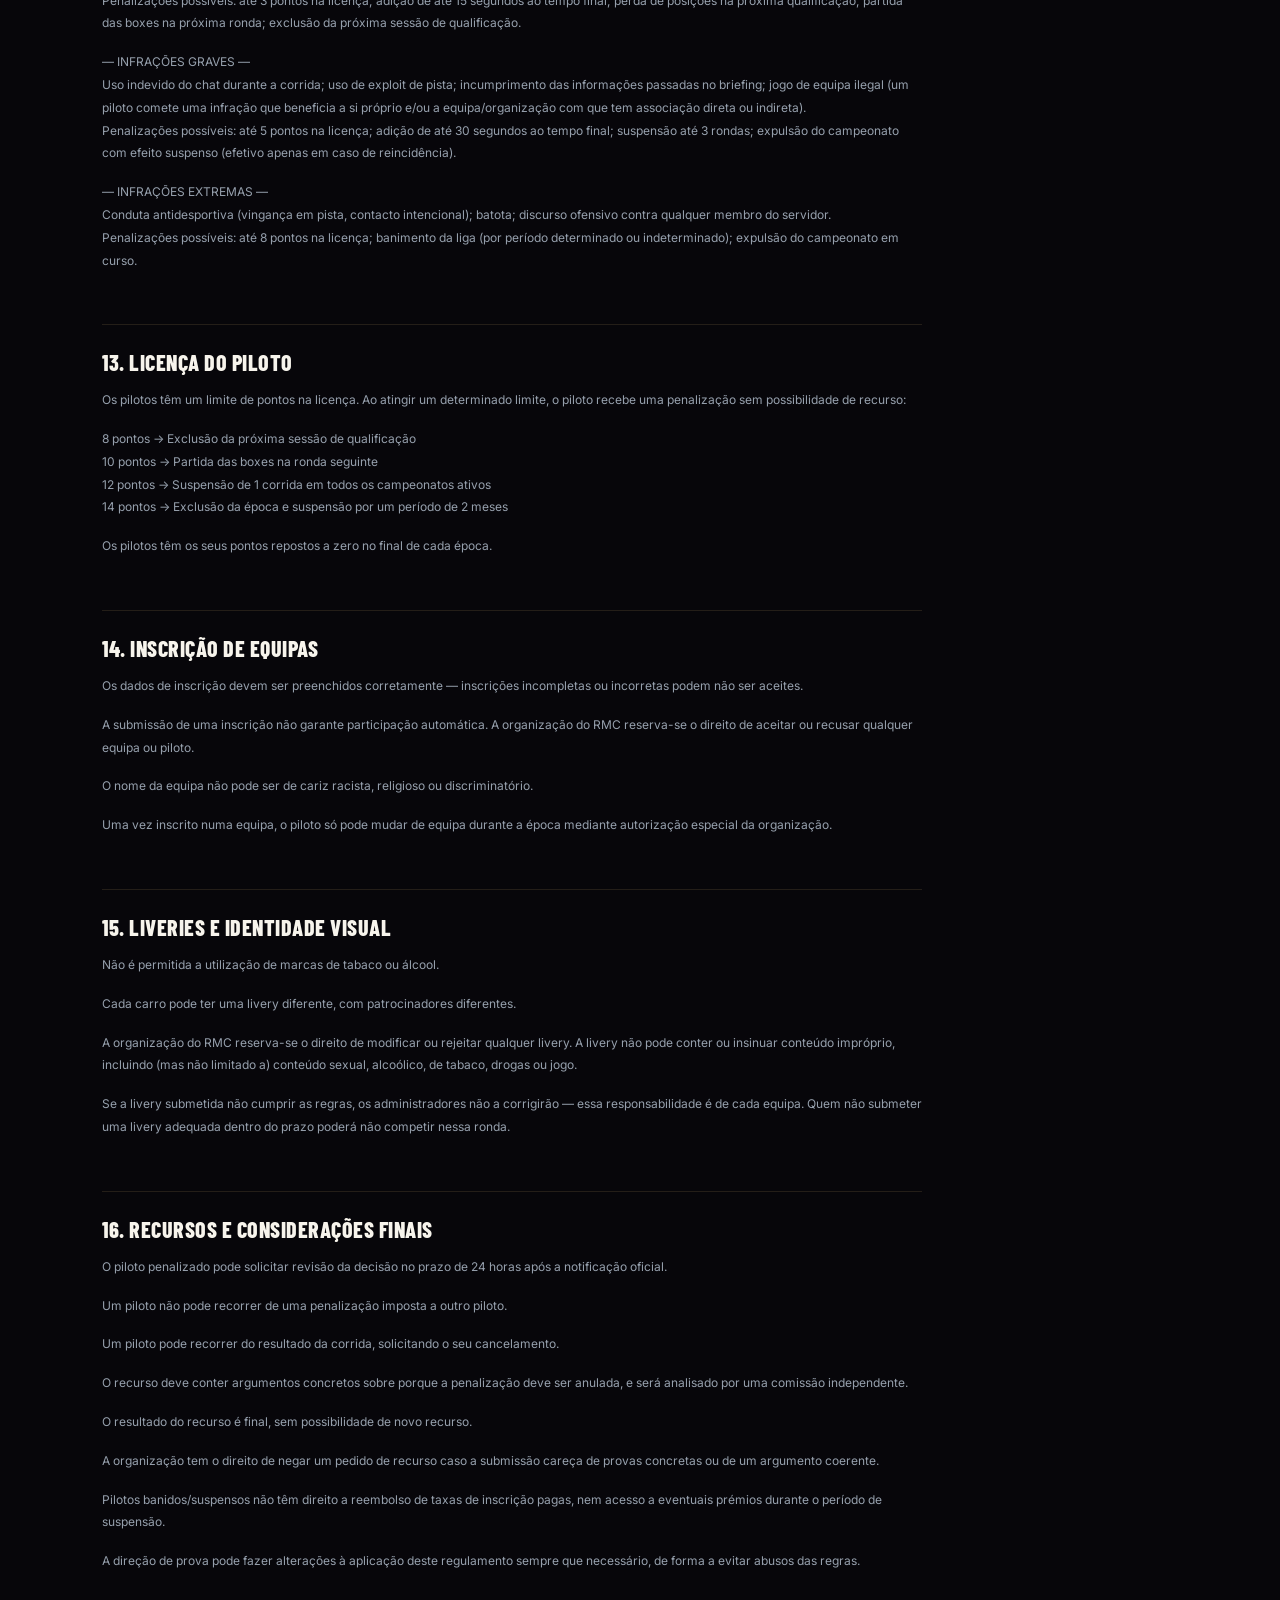
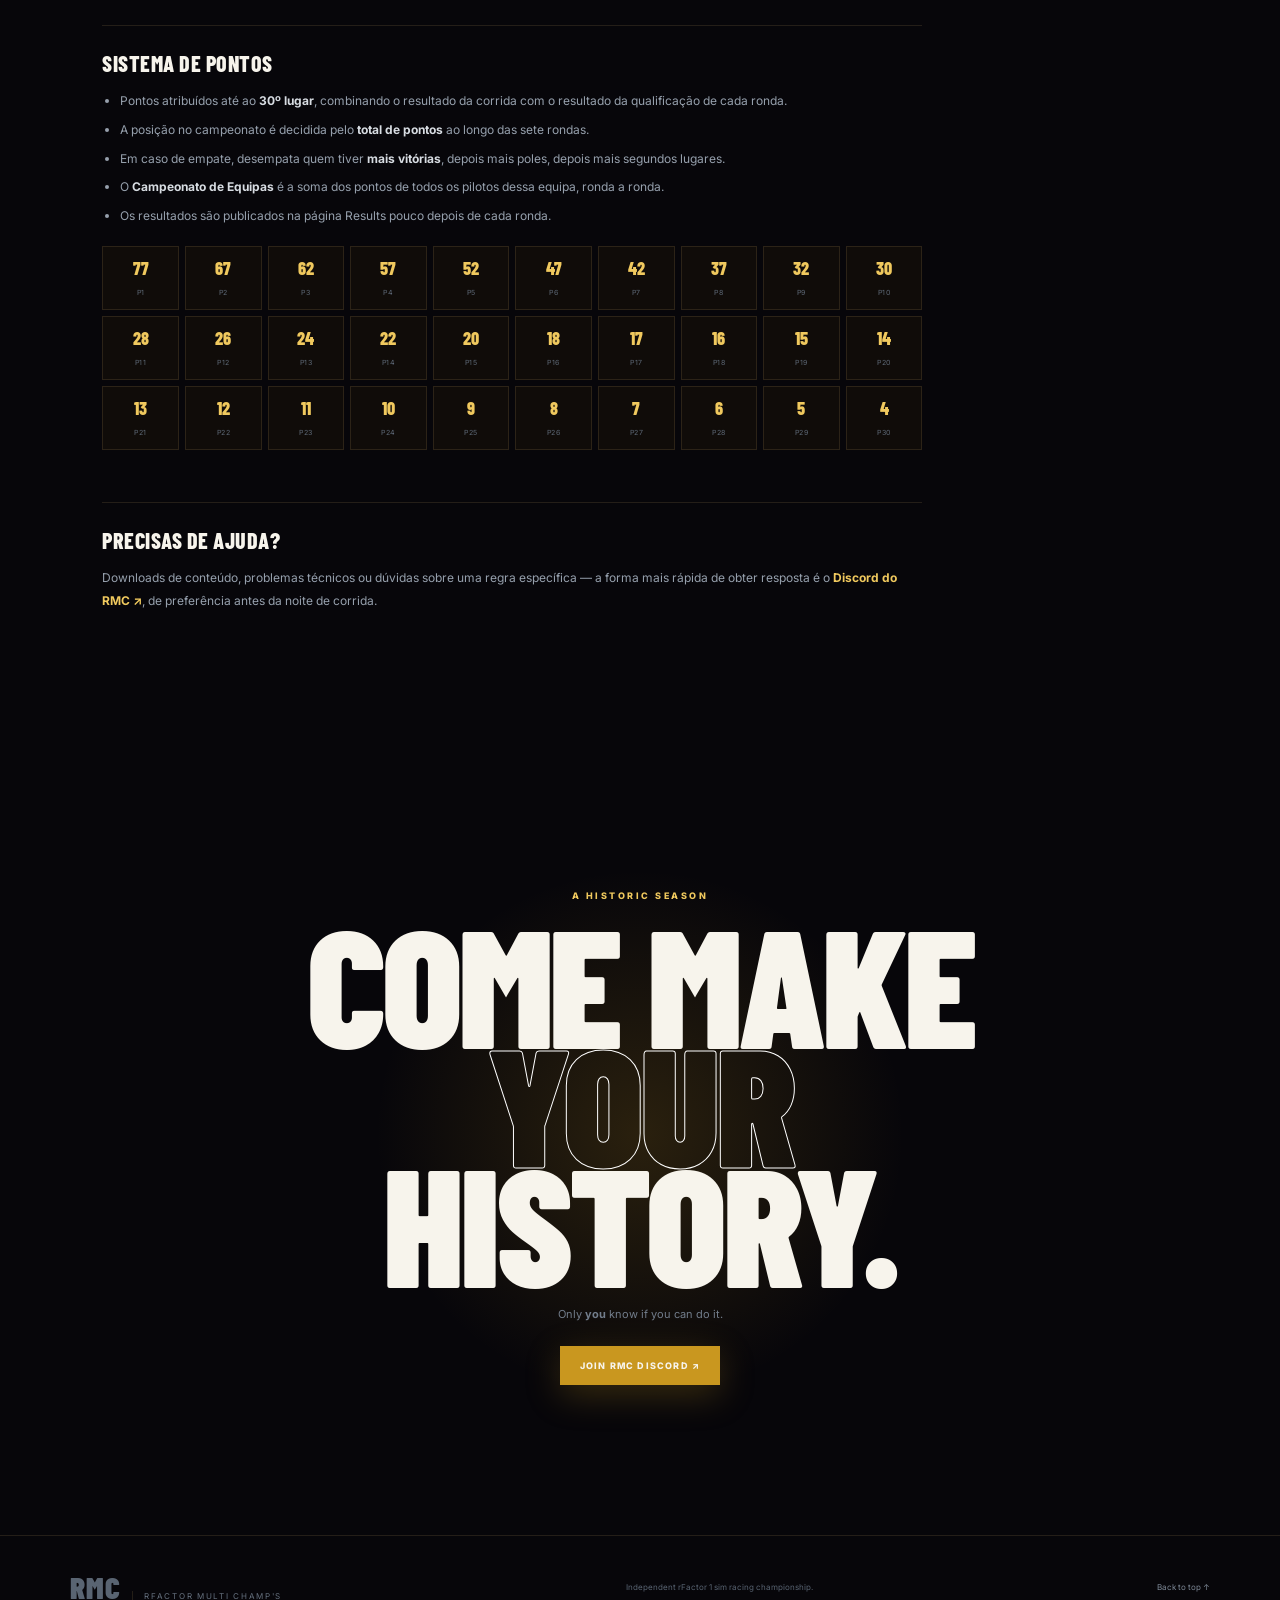
<file: rules.html>
<!doctype html>
<html lang="pt">
<head>
<meta charset="utf-8">
<meta name="viewport" content="width=device-width,initial-scale=1">
<title>Rules — RMC</title>
<meta name="description" content="Regulamento completo do RMC: procedimento de corrida, código desportivo, sistema de pontos e apoio técnico.">
<meta name="theme-color" content="#05070a">
<link rel="preconnect" href="https://fonts.googleapis.com">
<link rel="preconnect" href="https://fonts.gstatic.com" crossorigin>
<link href="https://fonts.googleapis.com/css2?family=Barlow+Condensed:wght@500;600;700;800;900&family=Inter:wght@400;500;600;700;800&display=swap" rel="stylesheet">
<link rel="stylesheet" href="style.css">
</head>
<body>
<div class="noise"></div>

<header class="topbar">
  <a class="logo" href="index.html"><b>RMC</b><span>rFactor Multi Champ's</span></a>
  <nav id="mainNav">
    <a href="index.html">Home</a>
    <a href="calendar.html">Calendar</a>
    <a href="standings.html">Drivers</a>
    <a href="teams.html">Teams</a>
    <a href="results.html">Results</a>
    <a class="active" href="rules.html">Rules</a>
  </nav>
  <a class="discord" href="https://discord.gg/MnqRKhebvh" target="_blank" rel="noopener">Discord<span>↗</span></a>
  <button class="hamb" aria-label="Abrir menu" aria-expanded="false" aria-controls="mainNav">☰</button>
</header>

<main id="top">
<section class="page-hero">
  <div class="breadcrumb"><a href="index.html">Home</a><span>/</span>Rules</div>
  <h1>Everything you<br><em>need to know.</em></h1>
  <p>The full RMC sporting code — race night procedure, driving standards, points, and where to get help.</p>
  <div class="page-hero-number" aria-hidden="true">04</div>
</section>

<section class="section rules reveal">
  <div class="rules-grid">
    <article><b>01</b><h3>Race night</h3><p>Join the official server before the scheduled briefing. Drivers must be present for the grid procedure.</p><a href="#rule-race">Read regulations →</a></article>
    <article><b>02</b><h3>Sporting code</h3><p>Respectful, predictable driving. Incidents are reviewed by race control and penalties can affect championship points.</p><a href="#rule-infractions">Read regulations →</a></article>
    <article><b>03</b><h3>Points & results</h3><p>Finishing positions automatically feed the championship. Every point can decide the title at Le Mans.</p><a href="standings.html">See standings →</a></article>
    <article><b>04</b><h3>Technical help</h3><p>Missing content, connection problems or setup questions? Get help from the RMC community before race night.</p><a href="https://discord.gg/MnqRKhebvh" target="_blank" rel="noopener">Open Discord →</a></article>
  </div>
</section>

<section class="section reveal" id="full-rules">
  <div class="rules-full">
    <div class="rules-meta" id="rulesMeta"></div>
    <div id="rulesFullContent"></div>

    <h2>Sistema de Pontos</h2>
    <ul>
      <li>Pontos atribuídos até ao <strong>30º lugar</strong>, combinando o resultado da corrida com o resultado da qualificação de cada ronda.</li>
      <li>A posição no campeonato é decidida pelo <strong>total de pontos</strong> ao longo das sete rondas.</li>
      <li>Em caso de empate, desempata quem tiver <strong>mais vitórias</strong>, depois mais poles, depois mais segundos lugares.</li>
      <li>O <strong>Campeonato de Equipas</strong> é a soma dos pontos de todos os pilotos dessa equipa, ronda a ronda.</li>
      <li>Os resultados são publicados na página <a href="results.html">Results</a> pouco depois de cada ronda.</li>
    </ul>
    <div class="points-table" id="pointsTable"></div>

    <h2>Precisas de ajuda?</h2>
    <p style="color:#96a0ad;font-size:12px;line-height:1.9;margin:0">Downloads de conteúdo, problemas técnicos ou dúvidas sobre uma regra específica — a forma mais rápida de obter resposta é o <a href="https://discord.gg/MnqRKhebvh" target="_blank" rel="noopener" style="color:var(--blue2);font-weight:700">Discord do RMC ↗</a>, de preferência antes da noite de corrida.</p>
  </div>
</section>

<section class="final-cta">
  <span class="label">A HISTORIC SEASON</span><h2>COME MAKE<br><em>YOUR</em><br>HISTORY.</h2><p>Only <b>you</b> know if you can do it.</p><a class="btn blue" href="https://discord.gg/MnqRKhebvh" target="_blank" rel="noopener">Join RMC Discord ↗</a>
</section>
</main>

<footer><div class="logo"><b>RMC</b><span>RFACTOR MULTI CHAMP'S</span></div><p>Independent rFactor 1 sim racing championship.</p><div><a href="#top">Back to top ↑</a></div></footer>
<script src="app.js"></script>
</body>
</html>
</file>
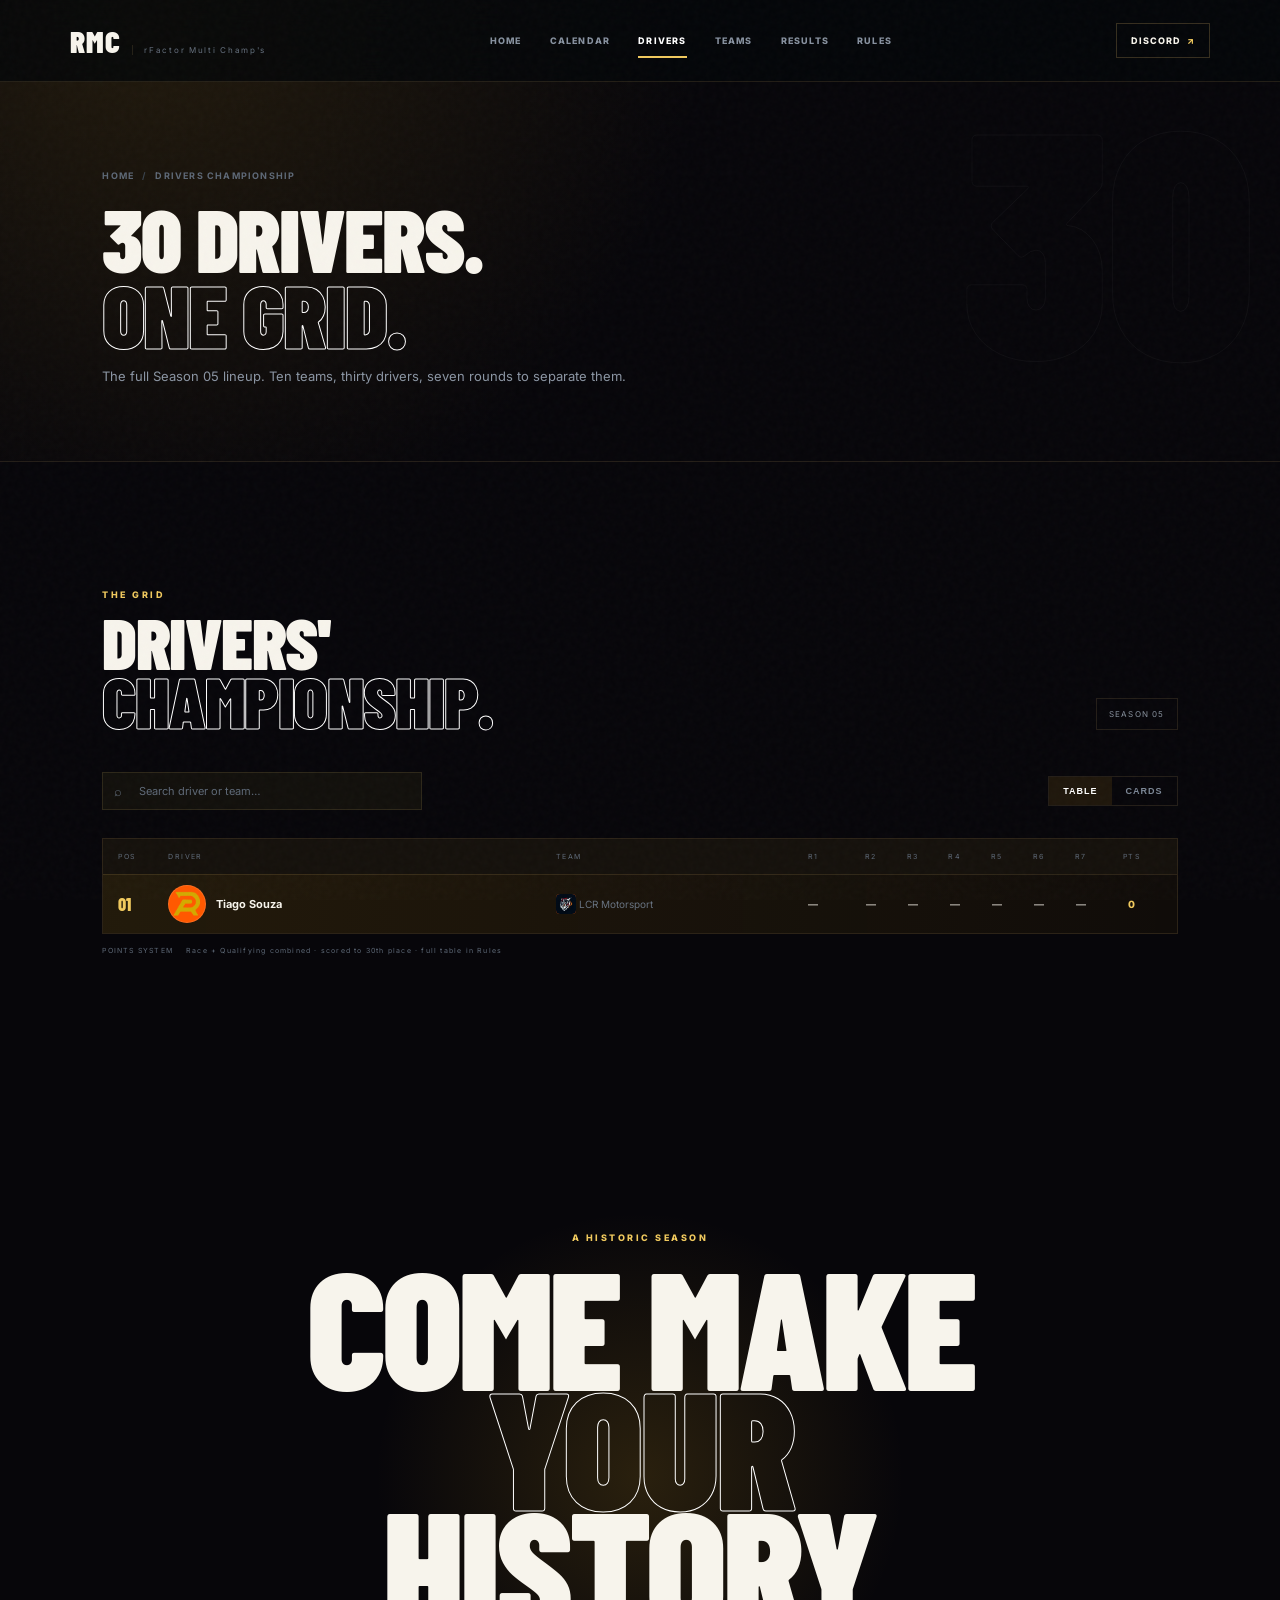
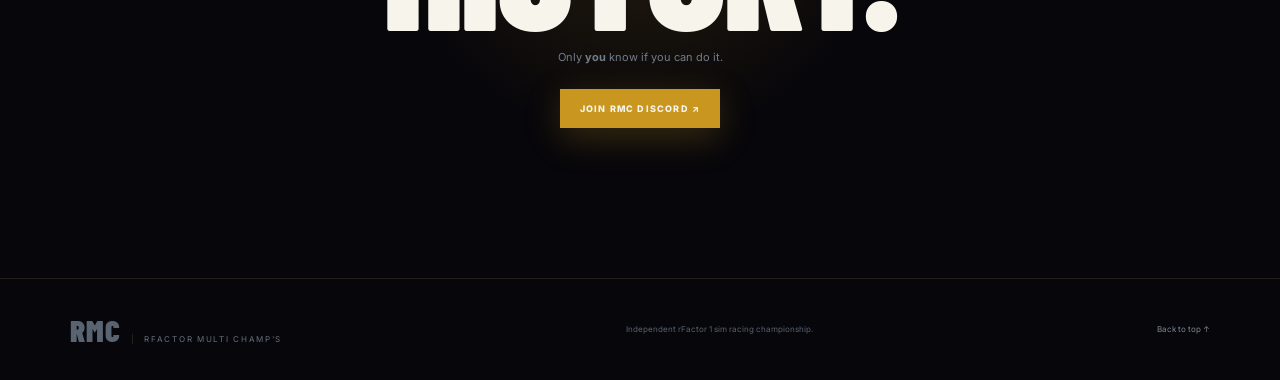
<file: standings.html>
<!doctype html>
<html lang="pt">
<head>
<meta charset="utf-8">
<meta name="viewport" content="width=device-width,initial-scale=1">
<title>Drivers Championship — RMC</title>
<meta name="description" content="Classificação de pilotos do RMC Season 05. Grelha de 30 pilotos, 10 equipas, pontuação ronda a ronda.">
<meta name="theme-color" content="#05070a">
<link rel="preconnect" href="https://fonts.googleapis.com">
<link rel="preconnect" href="https://fonts.gstatic.com" crossorigin>
<link href="https://fonts.googleapis.com/css2?family=Barlow+Condensed:wght@500;600;700;800;900&family=Inter:wght@400;500;600;700;800&display=swap" rel="stylesheet">
<link rel="stylesheet" href="style.css">
</head>
<body>
<div class="noise"></div>

<header class="topbar">
  <a class="logo" href="index.html"><b>RMC</b><span>rFactor Multi Champ's</span></a>
  <nav id="mainNav">
    <a href="index.html">Home</a>
    <a href="calendar.html">Calendar</a>
    <a class="active" href="standings.html">Drivers</a>
    <a href="teams.html">Teams</a>
    <a href="results.html">Results</a>
    <a href="rules.html">Rules</a>
  </nav>
  <a class="discord" href="https://discord.gg/MnqRKhebvh" target="_blank" rel="noopener">Discord<span>↗</span></a>
  <button class="hamb" aria-label="Abrir menu" aria-expanded="false" aria-controls="mainNav">☰</button>
</header>

<main id="top">
<section class="page-hero">
  <div class="breadcrumb"><a href="index.html">Home</a><span>/</span>Drivers Championship</div>
  <h1>30 drivers.<br><em>One grid.</em></h1>
  <p>The full Season 05 lineup. Ten teams, thirty drivers, seven rounds to separate them.</p>
  <div class="page-hero-number" aria-hidden="true">30</div>
</section>

<section class="section championship reveal">
  <div class="section-head simple"><div><span class="label">THE GRID</span><h2>Drivers'<br><em>championship.</em></h2></div><div class="season">SEASON 05</div></div>

  <div class="roster-toolbar">
    <div class="roster-search"><input type="text" id="rosterSearch" placeholder="Search driver or team…" aria-label="Search driver or team"></div>
    <div class="view-toggle" role="group" aria-label="Change view">
      <button class="active" data-view="table">Table</button>
      <button data-view="cards">Cards</button>
    </div>
  </div>

  <div id="tableView">
    <div class="leaderboard-scroll">
      <div class="leaderboard">
        <div class="lb-head"><span>POS</span><span>DRIVER</span><span>TEAM</span><span>R1</span><span>R2</span><span>R3</span><span>R4</span><span>R5</span><span>R6</span><span>R7</span><span>PTS</span></div>
        <div id="standingsBody"></div>
      </div>
    </div>
  </div>

  <div id="cardView" style="display:none">
    <div class="roster-grid" id="rosterGrid"></div>
  </div>

  <div class="points-note"><span>POINTS SYSTEM</span><span>Race + Qualifying combined · scored to 30th place · full table in Rules</span></div>
</section>

<section class="final-cta">
  <span class="label">A HISTORIC SEASON</span><h2>COME MAKE<br><em>YOUR</em><br>HISTORY.</h2><p>Only <b>you</b> know if you can do it.</p><a class="btn blue" href="https://discord.gg/MnqRKhebvh" target="_blank" rel="noopener">Join RMC Discord ↗</a>
</section>
</main>

<footer><div class="logo"><b>RMC</b><span>RFACTOR MULTI CHAMP'S</span></div><p>Independent rFactor 1 sim racing championship.</p><div><a href="#top">Back to top ↑</a></div></footer>
<script src="app.js"></script>
</body>
</html>
</file>
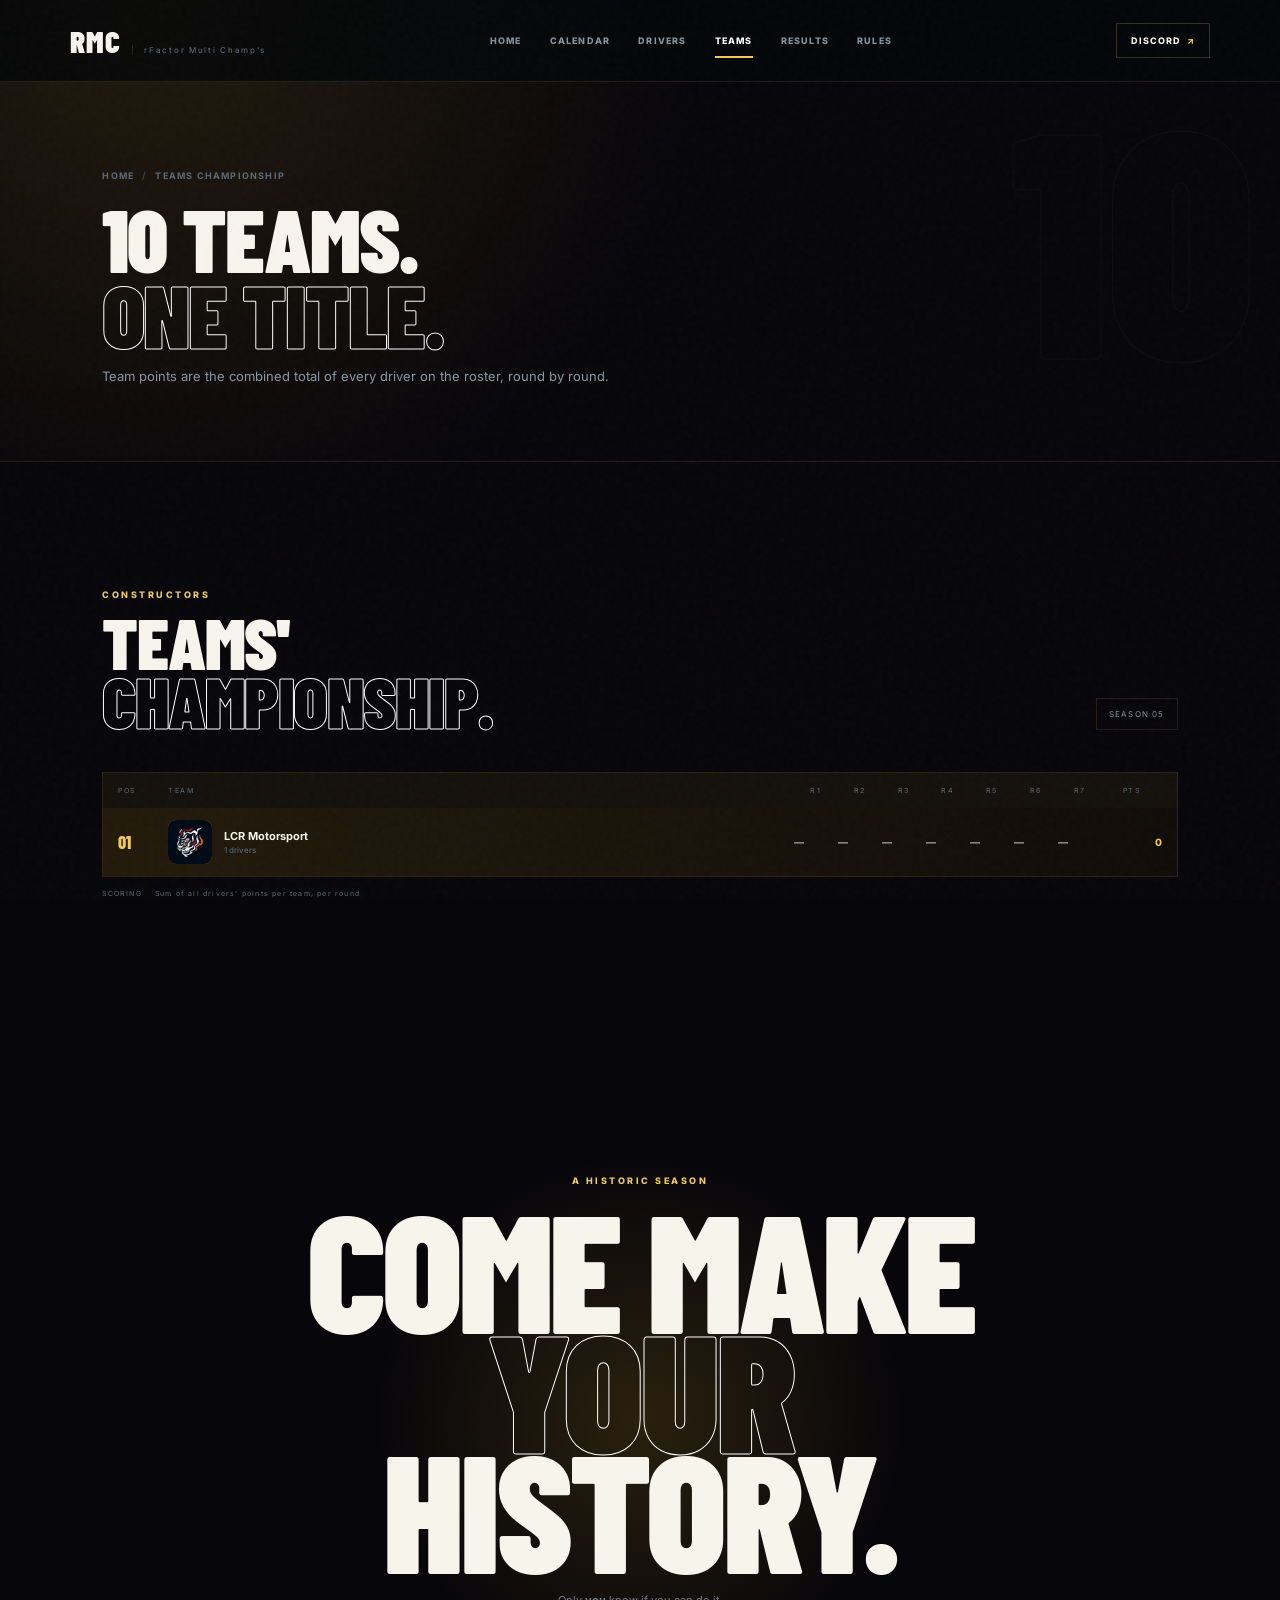
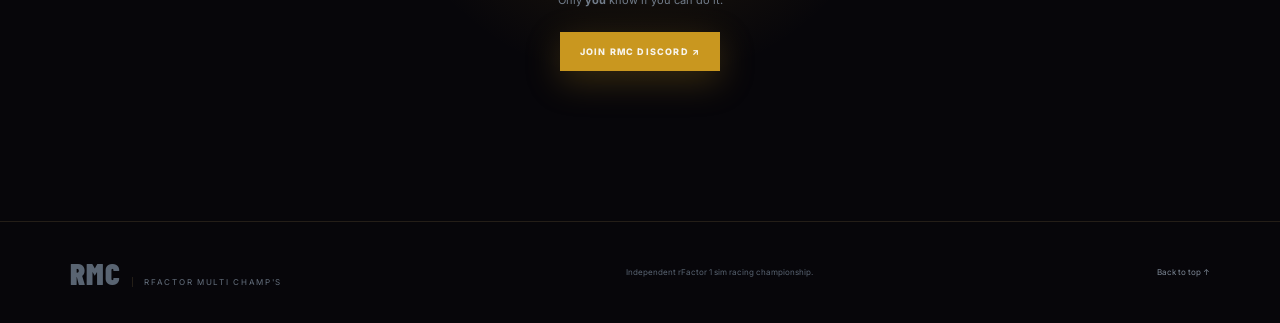
<file: teams.html>
<!doctype html>
<html lang="pt">
<head>
<meta charset="utf-8">
<meta name="viewport" content="width=device-width,initial-scale=1">
<title>Teams Championship — RMC</title>
<meta name="description" content="Classificação de equipas do RMC Season 05. Pontuação combinada de todos os pilotos de cada equipa, ronda a ronda.">
<meta name="theme-color" content="#05070a">
<link rel="preconnect" href="https://fonts.googleapis.com">
<link rel="preconnect" href="https://fonts.gstatic.com" crossorigin>
<link href="https://fonts.googleapis.com/css2?family=Barlow+Condensed:wght@500;600;700;800;900&family=Inter:wght@400;500;600;700;800&display=swap" rel="stylesheet">
<link rel="stylesheet" href="style.css">
</head>
<body>
<div class="noise"></div>

<header class="topbar">
  <a class="logo" href="index.html"><b>RMC</b><span>rFactor Multi Champ's</span></a>
  <nav id="mainNav">
    <a href="index.html">Home</a>
    <a href="calendar.html">Calendar</a>
    <a href="standings.html">Drivers</a>
    <a class="active" href="teams.html">Teams</a>
    <a href="results.html">Results</a>
    <a href="rules.html">Rules</a>
  </nav>
  <a class="discord" href="https://discord.gg/MnqRKhebvh" target="_blank" rel="noopener">Discord<span>↗</span></a>
  <button class="hamb" aria-label="Abrir menu" aria-expanded="false" aria-controls="mainNav">☰</button>
</header>

<main id="top">
<section class="page-hero">
  <div class="breadcrumb"><a href="index.html">Home</a><span>/</span>Teams Championship</div>
  <h1>10 teams.<br><em>One title.</em></h1>
  <p>Team points are the combined total of every driver on the roster, round by round.</p>
  <div class="page-hero-number" aria-hidden="true">10</div>
</section>

<section class="section championship reveal">
  <div class="section-head simple"><div><span class="label">CONSTRUCTORS</span><h2>Teams'<br><em>championship.</em></h2></div><div class="season">SEASON 05</div></div>

  <div class="leaderboard-scroll">
    <div class="leaderboard">
      <div class="team-head"><span>POS</span><span>TEAM</span><span>R1</span><span>R2</span><span>R3</span><span>R4</span><span>R5</span><span>R6</span><span>R7</span><span>PTS</span></div>
      <div id="teamsBody"></div>
    </div>
  </div>
  <div class="points-note"><span>SCORING</span><span>Sum of all drivers' points per team, per round</span></div>
</section>

<section class="final-cta">
  <span class="label">A HISTORIC SEASON</span><h2>COME MAKE<br><em>YOUR</em><br>HISTORY.</h2><p>Only <b>you</b> know if you can do it.</p><a class="btn blue" href="https://discord.gg/MnqRKhebvh" target="_blank" rel="noopener">Join RMC Discord ↗</a>
</section>
</main>

<footer><div class="logo"><b>RMC</b><span>RFACTOR MULTI CHAMP'S</span></div><p>Independent rFactor 1 sim racing championship.</p><div><a href="#top">Back to top ↑</a></div></footer>
<script src="app.js"></script>
</body>
</html>
</file>
<file: style.css>
:root{--bg:#07060a;--panel:#0f0c0a;--panel2:#181310;--line:rgba(212,175,105,.14);--line2:rgba(212,175,105,.24);--white:#f7f4ec;--muted:#8a8072;--blue:#c9971f;--blue2:#f0c95e;--green:#52dc91}
*{box-sizing:border-box}
html{scroll-behavior:smooth;scroll-padding-top:82px}
body{margin:0;background:var(--bg);color:var(--white);font-family:Inter,Arial,sans-serif;overflow-x:hidden}
a{text-decoration:none;color:inherit;transition:color .2s ease}
a:focus-visible,button:focus-visible{outline:2px solid var(--blue2);outline-offset:3px}
@media(prefers-reduced-motion:reduce){html{scroll-behavior:auto}*{animation-duration:.01ms!important;transition-duration:.01ms!important}}
.noise{position:fixed;inset:0;z-index:100;pointer-events:none;opacity:.025;background-image:url("data:image/svg+xml,%3Csvg viewBox='0 0 180 180' xmlns='http://www.w3.org/2000/svg'%3E%3Cfilter id='n'%3E%3CfeTurbulence type='fractalNoise' baseFrequency='.9' numOctaves='3' stitchTiles='stitch'/%3E%3C/filter%3E%3Crect width='100%25' height='100%25' filter='url(%23n)'/%3E%3C/svg%3E")}

/* ===== Topbar ===== */
.topbar{height:82px;position:fixed;top:0;left:0;right:0;z-index:50;display:flex;align-items:center;justify-content:space-between;padding:0 5.5vw;background:rgba(5,7,10,.78);border-bottom:1px solid var(--line);backdrop-filter:blur(20px)}
.logo{display:flex;align-items:baseline;gap:11px}
.logo b{font:900 31px/1 "Barlow Condensed";letter-spacing:1px}
.logo span{font-size:8px;letter-spacing:1.7px;color:#66717f;border-left:1px solid var(--line);padding-left:11px}
.topbar nav{display:flex;gap:28px;font-size:9px;text-transform:uppercase;letter-spacing:1.2px;font-weight:800}
.topbar nav a{color:#87919f;position:relative;padding:4px 0}
.topbar nav a:hover,.topbar nav .active{color:#fff}
.topbar nav .active:after{content:"";position:absolute;left:0;right:0;bottom:-8px;height:2px;background:var(--blue2)}
.discord{font-size:9px;font-weight:800;text-transform:uppercase;letter-spacing:1px;padding:11px 14px;border:1px solid var(--line2);transition:border-color .2s ease,background .2s ease}
.discord:hover{border-color:var(--blue2);background:rgba(201,151,31,.06)}
.discord span{color:var(--blue2);margin-left:6px}
.hamb{display:none;background:none;border:0;color:#fff;font-size:22px}

/* ===== Hero (home) ===== */
.hero{min-height:870px;position:relative;display:flex;align-items:center;padding:145px 8vw 130px;overflow:hidden}
.hero-bg{position:absolute;inset:0;background:linear-gradient(90deg,#07060a 15%,rgba(5,7,10,.88) 42%,rgba(5,7,10,.18) 100%),linear-gradient(0deg,#07060a 0%,transparent 30%),url("hero.jpg") center/cover;filter:saturate(.7)}
.hero-bg:after{content:"";position:absolute;inset:0;background:radial-gradient(circle at 72% 48%,rgba(201,151,31,.23),transparent 27%)}
.hero-content{position:relative;z-index:2;max-width:760px}
.live{display:inline-flex;gap:8px;align-items:center;padding:6px 9px;border:1px solid rgba(82,220,145,.25);background:rgba(82,220,145,.05);color:#a5dcbc;font-size:8px;font-weight:800;letter-spacing:1.4px;margin-bottom:20px}
.live i{width:5px;height:5px;border-radius:50%;background:var(--green);box-shadow:0 0 10px var(--green)}
.kicker,.label{font-size:9px;letter-spacing:2.5px;font-weight:800;color:var(--blue2);text-transform:uppercase}
.hero h1{font:900 clamp(90px,13vw,185px)/.72 "Barlow Condensed";letter-spacing:-4px;margin:18px 0;text-transform:uppercase}
.hero h1 em,.section-head h2 em,.final-cta h2 em,.page-hero h1 em{font-style:normal;color:transparent;-webkit-text-stroke:1px #fff}
.lead{max-width:535px;color:#9ca7b5;font-size:13px;line-height:1.8}
.hero-actions{display:flex;gap:9px;margin-top:30px;flex-wrap:wrap}
.btn{display:inline-flex;gap:22px;align-items:center;justify-content:center;padding:14px 20px;font-size:9px;text-transform:uppercase;font-weight:800;letter-spacing:1.2px;transition:transform .2s ease,box-shadow .2s ease,background .2s ease,border-color .2s ease}
.btn.blue{background:var(--blue);box-shadow:0 10px 35px rgba(201,151,31,.25)}
.btn.blue:hover{background:#e0b03d;box-shadow:0 14px 40px rgba(201,151,31,.4);transform:translateY(-2px)}
.btn.line{border:1px solid #394451}
.btn.line:hover{border-color:var(--blue2);transform:translateY(-2px)}
.hero-meta{position:absolute;z-index:3;left:8vw;right:8vw;bottom:40px;border-top:1px solid var(--line2);display:flex;gap:0;padding-top:15px}
.hero-meta>div{min-width:180px;border-right:1px solid var(--line);display:flex;flex-direction:column;padding-right:25px;margin-right:25px}
.hero-meta small{font-size:7px;color:#697482;letter-spacing:1.6px}
.hero-meta strong{font:700 23px "Barlow Condensed";margin-top:3px}
.hero-meta strong span{font-size:12px;color:#697482}
.hero-meta .green{color:var(--green)}
.hero-number{position:absolute;right:3vw;bottom:-100px;font:900 650px/.7 "Barlow Condensed";color:transparent;-webkit-text-stroke:1px rgba(255,255,255,.04)}

/* ===== Page header (internal pages) ===== */
.page-hero{position:relative;padding:170px 8vw 60px;border-bottom:1px solid var(--line);overflow:hidden}
.page-hero:before{content:"";position:absolute;inset:0;background:radial-gradient(circle at 12% 0%,rgba(201,151,31,.14),transparent 45%)}
.breadcrumb{position:relative;z-index:1;font-size:9px;letter-spacing:1.2px;text-transform:uppercase;color:#5e6977;font-weight:700;margin-bottom:18px}
.breadcrumb a{color:#5e6977}
.breadcrumb a:hover{color:var(--blue2)}
.breadcrumb span{margin:0 8px;color:#3a434e}
.page-hero h1{position:relative;z-index:1;font:900 clamp(52px,7vw,96px)/.85 "Barlow Condensed";text-transform:uppercase;letter-spacing:-2px;margin:6px 0 14px}
.page-hero p{position:relative;z-index:1;max-width:560px;color:#8b95a3;font-size:13px;line-height:1.75}
.page-hero-number{position:absolute;right:2vw;top:50%;transform:translateY(-50%);font:900 320px/.7 "Barlow Condensed";color:transparent;-webkit-text-stroke:1px rgba(255,255,255,.035);z-index:0}

/* ===== Ticker ===== */
.ticker{height:36px;border-top:1px solid var(--line);border-bottom:1px solid var(--line);overflow:hidden;white-space:nowrap;background:#0c0906}
.ticker div{height:100%;display:flex;align-items:center;justify-content:center;gap:20px;font-size:8px;font-weight:800;letter-spacing:1.7px;color:#697482}
.ticker b{color:var(--blue2)}

/* ===== Generic section ===== */
.section{padding:120px 8vw}
.section-head{display:flex;justify-content:space-between;align-items:end;gap:50px;margin-bottom:42px}
.section-head h2{font:900 72px/.82 "Barlow Condensed";text-transform:uppercase;letter-spacing:-1.5px;margin:10px 0 0}
.section-head>p{color:#788493;font-size:12px;line-height:1.7}
.section-head.simple{align-items:end}
.side-copy{max-width:360px}
.countdown{display:flex;gap:18px;align-items:end}
.countdown small{color:#657080;font-size:7px;letter-spacing:1.5px;margin-right:5px}
.countdown div{display:flex;flex-direction:column;border-left:1px solid var(--line);padding-left:17px}
.countdown-date{text-align:right;color:#8a8072;font-size:10px;margin:8px 0 0;letter-spacing:.3px}
.countdown-not-set{text-align:right;color:#8a6a2a;font-size:10px;margin:8px 0 0;font-style:italic}
.countdown b{font:800 35px "Barlow Condensed"}
.countdown span{font-size:7px;color:#687382;letter-spacing:1px}

/* ===== Next race briefing ===== */
.brief-grid{display:grid;grid-template-columns:1.35fr .65fr;gap:9px}
.brief{border:1px solid var(--line);background:linear-gradient(140deg,#1a140d,#080c11);padding:30px;min-height:275px}
.brief-top{display:flex;justify-content:space-between;font-size:8px;color:#66717f;letter-spacing:1.4px;font-weight:800}
.tag{padding:5px 7px}
.blue-tag{color:#f3dca0;background:rgba(201,151,31,.1);border:1px solid rgba(201,151,31,.2)}
.brief h3{font:800 54px "Barlow Condensed";text-transform:uppercase;margin:30px 0 25px}
.specs{display:grid;grid-template-columns:repeat(2,1fr);gap:18px;border-top:1px solid var(--line);padding-top:20px}
.specs small{display:block;color:#606b79;font-size:7px;letter-spacing:1.3px;margin-bottom:5px}
.specs b{font-size:10px}
.text-btn{display:inline-block;margin-top:25px;color:var(--blue2);font-size:9px;text-transform:uppercase;letter-spacing:1.2px;font-weight:800}
.text-btn:hover{color:#fff}
.weather{background:#100c09}
.weather ul{padding:0;margin:28px 0 0;list-style:none}
.weather li{display:flex;align-items:center;gap:12px;padding:13px 0;border-bottom:1px solid var(--line);font-size:10px;color:#9ba5b1}
.weather li:last-child{border-bottom:0}
.weather li i{width:22px;height:22px;display:grid;place-items:center;border:1px solid var(--line);font-style:normal;color:#75808e;font-size:8px}
.weather li i.ok{color:var(--green);border-color:rgba(82,220,145,.2)}

/* ===== Calendar ===== */
.calendar-section{background:#0d0a08;border-top:1px solid var(--line);border-bottom:1px solid var(--line)}
.calendar{display:grid;grid-template-columns:repeat(2,1fr);gap:7px}
.calendar.full{grid-template-columns:1fr}
.round{min-height:110px;display:grid;grid-template-columns:70px 1fr auto;align-items:center;gap:20px;padding:17px 22px;background:#12100c;border:1px solid var(--line);transition:transform .2s ease,border-color .2s ease,box-shadow .2s ease}
.round:hover{transform:translateX(3px);border-color:#31404f;box-shadow:0 8px 24px rgba(0,0,0,.35)}
.round.current{background:linear-gradient(90deg,rgba(201,151,31,.13),#12100c);border-color:rgba(201,151,31,.3)}
.round.next{border-color:rgba(240,201,94,.35);background:linear-gradient(90deg,#1a1409,#12100c)}
.rno{font:800 42px "Barlow Condensed";color:#45505e}
.current .rno,.next .rno{color:var(--blue2)}
.rinfo small{font-size:7px;color:#687382;letter-spacing:1.2px}
.rinfo h3{font:700 25px "Barlow Condensed";text-transform:uppercase;margin:5px 0}
.rinfo span{font-size:8px;color:#626d7a}
.round>strong{font-size:8px;letter-spacing:1px;color:#4e5b69}
.round.done>strong{color:var(--green)}
.round-detail{margin-top:8px;padding-top:14px;border-top:1px solid var(--line);font-size:10px;color:#8791a0;line-height:1.7;grid-column:1/-1}
.round.expanded .round-detail{display:block}
.round-detail{display:none}
.round-detail p{margin:0 0 14px}
.mini-calendar{display:grid;grid-template-columns:repeat(4,1fr);gap:7px}
.mini-week{border:1px solid var(--line);background:#0d0a08;padding:12px}
.mini-week-num{display:block;font:800 10px "Barlow Condensed";color:var(--blue2);letter-spacing:1px;margin-bottom:8px}
.mini-week-body b{display:block;font-size:9px;font-weight:700;color:#e5e0d5;line-height:1.4;margin-bottom:5px}
.mini-week-body small{display:block;font-size:8px;color:#8a8072}
@media(max-width:600px){.mini-calendar{grid-template-columns:1fr 1fr}}
.round-toggle{cursor:pointer}

/* ===== Championship / standings ===== */
.season{font-size:8px;color:#87919d;border:1px solid var(--line);padding:10px 12px;letter-spacing:1.2px}
.season span{color:#56616e;margin-left:12px}
.leaderboard-scroll{overflow-x:auto;-webkit-overflow-scrolling:touch;scrollbar-width:thin;scrollbar-color:#31404f transparent}
.leaderboard-scroll::-webkit-scrollbar{height:5px}
.leaderboard-scroll::-webkit-scrollbar-thumb{background:#31404f}

/* ---------- Scroll reveal ---------- */
.reveal{opacity:0;transform:translateY(24px);transition:opacity .6s ease,transform .6s ease}
.reveal.in{opacity:1;transform:translateY(0)}
@media(prefers-reduced-motion:reduce){.reveal{opacity:1;transform:none;transition:none}}

.avatar{position:relative;width:38px;height:38px;border-radius:50%;overflow:hidden;flex-shrink:0;display:grid;place-items:center;font:800 12px "Barlow Condensed";color:#fff;background:var(--av-color,#2a3441);border:1px solid rgba(255,255,255,.12)}
.avatar img{width:100%;height:100%;object-fit:cover;position:absolute;inset:0}
.avatar.lg{width:88px;height:88px;font-size:26px}
.team-dot{width:7px;height:7px;border-radius:50%;background:var(--team-color,#5e6977);display:inline-block;margin-right:6px;flex-shrink:0}
.team-logo{width:20px;height:20px;border-radius:4px;object-fit:cover;flex-shrink:0}
.team-logo-fallback{width:20px;height:20px;border-radius:4px;display:grid;place-items:center;font:800 8px "Barlow Condensed";color:#fff;background:var(--team-color,#2a3441);flex-shrink:0;position:relative;overflow:hidden}
.team-logo-fallback img{position:absolute;inset:0;width:100%;height:100%;object-fit:cover}

/* ===== Driver roster grid (standings page, cards view) ===== */
.roster-toolbar{display:flex;justify-content:space-between;align-items:center;gap:20px;margin-bottom:28px;flex-wrap:wrap}
.roster-search{position:relative;flex:1;max-width:320px;min-width:200px}
.roster-search input{width:100%;background:#12100c;border:1px solid var(--line);color:#fff;padding:11px 14px 11px 36px;font-size:11px;font-family:Inter}
.roster-search input::placeholder{color:#5e6977}
.roster-search input:focus{outline:2px solid var(--blue2);outline-offset:0;border-color:transparent}
.roster-search:before{content:"⌕";position:absolute;left:12px;top:50%;transform:translateY(-50%);color:#5e6977;font-size:13px}
.view-toggle{display:flex;border:1px solid var(--line)}
.view-toggle button{background:none;border:0;color:#7c8796;padding:9px 14px;font-size:9px;font-weight:800;letter-spacing:1px;text-transform:uppercase;cursor:pointer;transition:color .2s ease,background .2s ease}
.view-toggle button.active{color:#fff;background:rgba(201,151,31,.12)}
.roster-grid{display:grid;grid-template-columns:repeat(auto-fill,minmax(230px,1fr));gap:9px}
.driver-card{border:1px solid var(--line);background:linear-gradient(155deg,#1a140d,#0a0e13);padding:20px;transition:transform .2s ease,border-color .2s ease,box-shadow .2s ease}
.driver-card:hover{transform:translateY(-3px);border-color:#31404f;box-shadow:0 12px 28px rgba(0,0,0,.4)}
.driver-card-top{display:flex;align-items:center;gap:12px;margin-bottom:16px}
.driver-card-pos{position:absolute;top:14px;right:16px;font:800 11px "Barlow Condensed";color:#4e5b69}
.driver-card{position:relative}
.driver-card h4{font:700 17px "Barlow Condensed";text-transform:uppercase;margin:0;letter-spacing:.2px}
.driver-card .dnum{font:800 9px Inter;color:#5e6977}
.driver-card-team{display:flex;align-items:center;gap:7px;font-size:10px;color:#8b95a3;margin-bottom:14px;padding-bottom:14px;border-bottom:1px solid var(--line)}
.driver-card-pts{display:flex;justify-content:space-between;align-items:baseline}
.driver-card-pts b{font:800 26px "Barlow Condensed";color:var(--blue2)}
.driver-card-pts span{font-size:7px;color:#5e6977;letter-spacing:1.2px;text-transform:uppercase}

/* ===== Standings table (rich version) ===== */
.leaderboard{border:1px solid var(--line);background:#100c09}
.lb-head,.lb-row{display:grid;grid-template-columns:50px 2fr 1.3fr repeat(7,42px) 60px;align-items:center;min-width:1000px}
.lb-head{padding:13px 15px;color:#5e6977;font-size:7px;letter-spacing:1.4px;background:#15110c}
.lb-row{padding:10px 15px;border-top:1px solid var(--line);font-size:10px}
.lb-row:hover{background:rgba(255,255,255,.02)}
.lb-row .pos{font:800 18px "Barlow Condensed";color:#5f6a78}
.lb-row:first-child{background:linear-gradient(90deg,rgba(201,151,31,.1),transparent)}
.lb-row:first-child .pos,.lb-row .pts{color:var(--blue2)}
.lb-row .pts{font-weight:800;text-align:right}
.lb-row .driver-cell{display:flex;align-items:center;gap:10px}
.lb-row .driver-cell strong{font-size:11px}
.lb-row .team-cell{display:flex;align-items:center;color:#687381}
.lb-head span:nth-last-child(-n+7),.lb-row>span:nth-last-child(-n+7){text-align:center}
.points-note{display:flex;align-items:center;gap:13px;margin-top:12px;color:#5e6977;font-size:7px;letter-spacing:1.2px;flex-wrap:wrap}
.points-note b{color:#a4afbc;font-size:10px}

/* ===== Results (photo strip) ===== */
.result-wrap{display:grid;grid-template-columns:1fr 300px;gap:8px}
.side-boxes{display:flex;flex-direction:column;gap:8px}
.result-list{border:1px solid var(--line);background:#12100c}
.result-item{display:grid;grid-template-columns:44px 38px 1fr 110px 50px 60px;align-items:center;gap:12px;padding:14px 22px;border-bottom:1px solid var(--line)}
.result-item:last-child{border:0}
.result-item .rp{font:800 26px "Barlow Condensed";color:var(--blue2)}
.result-item strong{font-size:11px;display:block}
.result-item small{color:#657080;font-size:8px}
.result-item .rpoints{text-align:right;color:#a9b4c0;font-weight:800;font-size:9px}

.fastest{padding:28px;border:1px solid var(--line);background:linear-gradient(150deg,#1a140d,#100c09)}
.data-big{font:900 65px "Barlow Condensed";margin-top:30px}
.data-big small{font:700 7px Inter;color:#697482;letter-spacing:1px}
.fastest p{font-size:11px}
.fastest hr{border:0;border-top:1px solid var(--line);margin:25px 0}
.fastest>small{display:block;color:#657080;font-size:7px;letter-spacing:1.2px;margin-top:14px}
.fastest>strong{display:block;font:700 25px "Barlow Condensed";margin-top:3px}

.mover-box{background:linear-gradient(150deg,#1a1409,#100c09);border-color:rgba(201,151,31,.3)}
.mover-content{display:flex;align-items:center;gap:14px;margin-top:16px}
.mover-content h4{font:700 16px "Barlow Condensed";text-transform:uppercase;margin:0}
.mover-gain{display:block;color:var(--blue2);font:800 15px "Barlow Condensed";margin-top:2px}
.mover-content small{display:block;color:#8a8072;font-size:9px;margin-top:2px}

.pos-delta{font-size:9px;font-weight:800;padding:3px 6px;border-radius:3px;justify-self:center}
.pos-delta.up{color:#52dc91;background:rgba(82,220,145,.1)}
.pos-delta.down{color:#ff6b6b;background:rgba(255,107,107,.1)}
.pos-delta.same{color:#5e6977}
.race-picker{display:flex;gap:7px;flex-wrap:wrap;margin-bottom:20px}
.session-tabs{display:flex;gap:8px;margin-bottom:36px;border-bottom:1px solid var(--line);padding-bottom:0}
.session-tabs button{background:none;border:0;color:#7c8796;padding:10px 4px;margin-right:24px;font-size:10px;font-weight:800;text-transform:uppercase;letter-spacing:1.2px;cursor:pointer;position:relative}
.session-tabs button.active{color:#fff}
.session-tabs button.active:after{content:"";position:absolute;left:0;right:0;bottom:-1px;height:2px;background:var(--blue2)}
.race-pill{padding:9px 16px;border:1px solid var(--line);font-size:9px;font-weight:800;letter-spacing:1px;text-transform:uppercase;color:#8b95a3;cursor:pointer;background:#12100c;transition:border-color .2s ease,color .2s ease}
.race-pill:hover{color:#fff;border-color:#3a4753}
.race-pill.active{color:#fff;border-color:var(--blue2);background:rgba(201,151,31,.1)}

/* ===== Rules ===== */
.rules{background:#0d0a08;border-top:1px solid var(--line)}
.rules-grid{display:grid;grid-template-columns:repeat(4,1fr);border:1px solid var(--line)}
.rules-grid article{min-height:260px;padding:25px;border-right:1px solid var(--line);position:relative}
.rules-grid article:last-child{border:0}
.rules-grid b{font:700 28px "Barlow Condensed";color:#3d4855}
.rules-grid h3{font:700 28px "Barlow Condensed";text-transform:uppercase;margin:45px 0 10px}
.rules-grid p{font-size:10px;color:#737e8c;line-height:1.7}
.rules-grid a{position:absolute;bottom:24px;color:var(--blue2);font-size:8px;text-transform:uppercase;font-weight:800;letter-spacing:1px}
.rules-full{max-width:820px}
.rules-meta{font-size:9px;color:#697482;letter-spacing:.5px;margin-bottom:8px}
.rules-full h2{font:800 22px "Barlow Condensed";text-transform:uppercase;letter-spacing:.5px;margin:52px 0 14px;padding-top:24px;border-top:1px solid var(--line);scroll-margin-top:100px}
.rules-full h2:first-child{margin-top:0;padding-top:0;border-top:0}
.rules-full ol,.rules-full ul{margin:0;padding-left:18px;color:#96a0ad;font-size:12px;line-height:1.9}
.rules-full li strong{color:#d7dce2;font-weight:700}
.rules-full li{margin-bottom:6px}

.points-table{display:grid;grid-template-columns:repeat(10,1fr);gap:6px;margin-top:18px}
.pt-cell{border:1px solid var(--line);background:#100c09;padding:10px 4px;text-align:center}
.pt-cell b{display:block;font:800 18px "Barlow Condensed";color:var(--blue2)}
.pt-cell span{font-size:7px;color:#5e6977;letter-spacing:.5px}
@media(max-width:600px){.points-table{grid-template-columns:repeat(5,1fr)}}

.final-cta{padding:150px 8vw;text-align:center;background:radial-gradient(circle at center,rgba(201,151,31,.18),transparent 35%)}
.final-cta h2{font:900 clamp(90px,13vw,170px)/.72 "Barlow Condensed";letter-spacing:-4px;margin:20px 0}
.final-cta p{font-size:11px;color:#727d8b;margin:25px 0}
.final-cta .btn{display:inline-flex}

/* ===== Footer ===== */
footer{padding:35px 5.5vw;border-top:1px solid var(--line);display:flex;justify-content:space-between;align-items:center;color:#596472;font-size:8px}
footer a{color:#7e8997}
footer a:hover{color:var(--blue2)}

/* ===== Teams championship ===== */
.team-row{display:grid;grid-template-columns:50px 1fr repeat(7,44px) 60px;align-items:center;min-width:900px;padding:12px 15px;border-top:1px solid var(--line);font-size:10px}
.team-row:hover{background:rgba(255,255,255,.02)}
.team-row:first-child{background:linear-gradient(90deg,rgba(201,151,31,.1),transparent);border-top:0}
.team-row .pos{font:800 18px "Barlow Condensed";color:#5f6a78}
.team-row:first-child .pos,.team-row .pts{color:var(--blue2)}
.team-row .pts{font-weight:800;text-align:right}
.team-cell-name{display:flex;align-items:center;gap:12px}
.team-cell-name b{font-size:11px;display:block}
.team-cell-name small{color:#657080;font-size:8px}
.team-head{display:grid;grid-template-columns:50px 1fr repeat(7,44px) 60px;padding:13px 15px;color:#5e6977;font-size:7px;letter-spacing:1.4px;background:#15110c;min-width:900px}
.team-head span:not(:first-child):not(:nth-child(2)){text-align:center}
.team-logo-lg{width:44px;height:44px;border-radius:8px;position:relative;overflow:hidden;display:grid;place-items:center;font:800 14px "Barlow Condensed";color:#fff;background:var(--team-color,#2a3441);flex-shrink:0}
.team-logo-lg img{position:absolute;inset:0;width:100%;height:100%;object-fit:cover}

/* ===== Season progress bar (home) ===== */
.progress-strip{display:flex;gap:4px;margin:26px 0}
.progress-strip span{flex:1;height:5px;background:#1a222c;position:relative;overflow:hidden}
.progress-strip span.done{background:var(--blue2)}
.progress-strip span.active{background:linear-gradient(90deg,var(--blue2),#1a222c)}
.info-cards{display:grid;grid-template-columns:repeat(3,1fr);gap:9px;margin-top:9px}
.info-card{border:1px solid var(--line);background:#12100c;padding:24px}
.info-card b{display:block;font:800 34px "Barlow Condensed";color:var(--blue2)}
.info-card span{font-size:8px;color:#697482;letter-spacing:1.2px;text-transform:uppercase}
.info-card p{font-size:11px;color:#8b95a3;margin-top:8px;line-height:1.6}

/* ===== Admin panel ===== */
.admin-gate{min-height:100vh;display:flex;align-items:center;justify-content:center;padding:20px}
.admin-gate form{width:100%;max-width:340px;border:1px solid var(--line);background:#12100c;padding:36px 30px;text-align:center}
.admin-gate h2{font:800 24px "Barlow Condensed";text-transform:uppercase;margin:0 0 6px}
.admin-gate p{color:#697482;font-size:11px;margin:0 0 22px}
.admin-gate input{width:100%;background:#07060a;border:1px solid var(--line2);color:#fff;padding:12px 14px;font-size:13px;text-align:center;letter-spacing:3px;font-family:Inter;margin-bottom:14px}
.admin-gate input:focus{outline:2px solid var(--blue2);outline-offset:0;border-color:transparent}
.admin-gate .err{color:#ff6b6b;font-size:10px;margin-bottom:12px;min-height:14px}
.admin-shell{display:none}
.admin-shell.visible{display:block}
.admin-topbar{position:sticky;top:0;z-index:40;background:#0c0906;border-bottom:1px solid var(--line);padding:16px 5.5vw;display:flex;justify-content:space-between;align-items:center}
.admin-topbar h1{font:800 20px "Barlow Condensed";text-transform:uppercase;margin:0}
.admin-topbar button{background:none;border:1px solid var(--line2);color:#9ca7b5;padding:8px 14px;font-size:9px;text-transform:uppercase;letter-spacing:1px;cursor:pointer}
.admin-topbar button:hover{border-color:var(--blue2);color:#fff}
.admin-body{padding:30px 5.5vw 80px}
.admin-tabs{display:flex;gap:8px;margin-bottom:28px;flex-wrap:wrap;border-bottom:1px solid var(--line)}
.admin-tabs button{background:none;border:0;color:#7c8796;padding:12px 4px;margin-right:20px;font-size:10px;font-weight:800;text-transform:uppercase;letter-spacing:1px;cursor:pointer;position:relative}
.admin-tabs button.active{color:#fff}
.admin-tabs button.active:after{content:"";position:absolute;left:0;right:0;bottom:-1px;height:2px;background:var(--blue2)}
.admin-panel{display:none}
.admin-panel.active{display:block}
.admin-race-select{display:flex;gap:8px;flex-wrap:wrap;margin-bottom:24px}
.admin-card{border:1px solid var(--line);background:#12100c;padding:24px;margin-bottom:16px}
.admin-card h3{font:700 18px "Barlow Condensed";text-transform:uppercase;margin:0 0 16px}
.calendar-edit-card{padding:20px 24px}
.calendar-edit-title{font:700 14px "Barlow Condensed";text-transform:uppercase;letter-spacing:.5px;margin:0 0 14px;color:#c9c2b0;display:flex;align-items:center;gap:10px}
.done-badge{font-size:8px;font-weight:800;color:var(--green);letter-spacing:.5px;text-transform:none}
.weeks-subtitle{font-size:9px;color:#8a8072;text-transform:uppercase;letter-spacing:1px;margin:22px 0 12px;padding-top:18px;border-top:1px solid var(--line)}
.weeks-edit-grid{display:grid;grid-template-columns:repeat(4,1fr);gap:8px}
.week-edit-cell{border:1px solid var(--line);background:#0d0a08;padding:12px;display:flex;flex-direction:column;gap:6px}
.week-edit-cell label{font-size:7px;color:#697482;letter-spacing:1px;text-transform:uppercase}
.week-edit-cell input{background:#05070a;border:1px solid var(--line2);color:#fff;padding:7px 8px;font-size:9px;font-family:Inter}
.week-edit-cell input:focus{outline:1px solid var(--blue2);border-color:transparent}
@media(max-width:900px){.weeks-edit-grid{grid-template-columns:1fr 1fr}}
@media(max-width:600px){.weeks-edit-grid{grid-template-columns:1fr}}

.points-edit-grid{display:grid;grid-template-columns:repeat(10,1fr);gap:6px}
.pt-edit-cell{border:1px solid var(--line);background:#0d0a08;padding:8px;text-align:center}
.pt-edit-cell label{display:block;font-size:7px;color:#697482;letter-spacing:.5px;margin-bottom:5px}
.pt-edit-cell input{width:100%;background:#05070a;border:1px solid var(--line2);color:#fff;padding:6px 4px;font-size:11px;font-family:Inter;text-align:center}
.pt-edit-cell input:focus{outline:1px solid var(--blue2);border-color:transparent}
@media(max-width:900px){.points-edit-grid{grid-template-columns:repeat(6,1fr)}}
@media(max-width:600px){.points-edit-grid{grid-template-columns:repeat(5,1fr)}}

.rule-edit-card{padding:18px 22px;margin-bottom:10px}
.rule-edit-head{display:flex;align-items:center;gap:10px;margin-bottom:10px}
.rule-edit-num{font:800 16px "Barlow Condensed";color:#4e5b69;flex-shrink:0;width:24px}
.rule-edit-title{flex:1;background:#05070a;border:1px solid var(--line2);color:#fff;padding:9px 12px;font-size:11px;font-weight:700;font-family:Inter}
.rule-edit-title:focus{outline:1px solid var(--blue2);border-color:transparent}
.rule-edit-move{display:flex;gap:4px;flex-shrink:0}
.rule-edit-move button{background:#0d0a08;border:1px solid var(--line);color:#8b95a3;width:26px;height:26px;cursor:pointer;font-size:11px}
.rule-edit-move button:hover:not(:disabled){border-color:var(--blue2);color:#fff}
.rule-edit-move button:disabled{opacity:.3;cursor:not-allowed}
.rule-edit-move .remove-section{color:#ff6b6b}
.rule-edit-content{width:100%;background:#05070a;border:1px solid var(--line2);color:#c9c2b0;padding:12px;font-size:11px;font-family:Inter;line-height:1.7;resize:vertical}
.rule-edit-content:focus{outline:1px solid var(--blue2);border-color:transparent}
.admin-grid-row{display:grid;grid-template-columns:32px 1.6fr 1fr 1fr .8fr repeat(2,60px) 32px;gap:8px;align-items:center;padding:8px 0;border-bottom:1px solid var(--line)}
.admin-grid-row:last-child{border-bottom:0}
.admin-grid-head{font-size:7px;color:#5e6977;letter-spacing:1px;text-transform:uppercase;padding-bottom:8px}
.admin-grid-row select,.admin-grid-row input{width:100%;background:#07060a;border:1px solid var(--line);color:#fff;padding:7px 8px;font-size:10px;font-family:Inter}
.admin-grid-row input:focus,.admin-grid-row select:focus{outline:1px solid var(--blue2);border-color:transparent}
.admin-grid-row .rm-btn{background:none;border:0;color:#ff6b6b;cursor:pointer;font-size:14px}
.admin-actions{display:flex;gap:10px;margin-top:18px;flex-wrap:wrap}
.admin-btn{border:0;padding:11px 18px;font-size:9px;font-weight:800;text-transform:uppercase;letter-spacing:1px;cursor:pointer;transition:opacity .2s ease}
.admin-btn:hover{opacity:.85}
.admin-btn.primary{background:var(--blue);color:#fff}
.admin-btn.ghost{background:none;border:1px solid var(--line2);color:#9ca7b5}
.admin-btn.danger{background:none;border:1px solid rgba(255,107,107,.4);color:#ff6b6b}
.admin-form-grid{display:grid;grid-template-columns:1fr 1fr;gap:14px}
.admin-form-grid label{display:block;font-size:8px;color:#697482;letter-spacing:1px;text-transform:uppercase;margin-bottom:6px}
.admin-form-grid input,.admin-form-grid select{width:100%;background:#07060a;border:1px solid var(--line2);color:#fff;padding:10px 12px;font-size:11px;font-family:Inter}
.entity-list{display:grid;grid-template-columns:repeat(auto-fill,minmax(240px,1fr));gap:8px;margin-top:16px}
.entity-item{border:1px solid var(--line);padding:12px 14px;display:flex;align-items:center;gap:10px;background:#0d0a08}
.entity-item span{flex:1;font-size:10px}
.entity-item button{background:none;border:0;color:#ff6b6b;cursor:pointer;font-size:14px}

.team-entity-item{border:1px solid var(--line);padding:12px 14px;display:flex;align-items:center;gap:12px;background:#0d0a08}
.team-entity-name{flex:1;font-size:11px;font-weight:600}
.team-logo-upload{position:relative;cursor:pointer;flex-shrink:0;display:block}
.team-logo-upload:hover .upload-hint{opacity:1}
.upload-hint{position:absolute;inset:0;display:grid;place-items:center;background:rgba(0,0,0,.65);color:#fff;font-size:7px;font-weight:800;text-transform:uppercase;letter-spacing:.5px;opacity:0;transition:opacity .2s ease;border-radius:8px}
.team-color-input{width:32px;height:32px;padding:0;border:1px solid var(--line2);background:none;flex-shrink:0;cursor:pointer}

.entity-list-photos{display:grid;grid-template-columns:repeat(auto-fill,minmax(230px,1fr));gap:8px;margin-top:6px}
.driver-entity-item{border:1px solid var(--line);padding:10px 14px 10px 10px;display:flex;align-items:center;gap:12px;background:#0d0a08}
.driver-entity-name{flex:1;font-size:10px}
.driver-photo-upload{position:relative;cursor:pointer;flex-shrink:0;display:block;border-radius:50%}
.driver-photo-upload:hover .upload-hint{opacity:1}
.driver-photo-upload .upload-hint{border-radius:50%}

.toast{position:fixed;bottom:24px;right:24px;background:#12100c;border:1px solid var(--line2);border-left:3px solid var(--green);padding:14px 20px;font-size:11px;z-index:200;box-shadow:0 10px 30px rgba(0,0,0,.5);transform:translateY(120%);transition:transform .3s ease}
.toast.show{transform:translateY(0)}
.toast.error{border-left-color:#ff6b6b}
.json-preview{background:#07060a;border:1px solid var(--line);padding:16px;font-family:monospace;font-size:9px;color:#8b95a3;max-height:200px;overflow:auto;white-space:pre-wrap;word-break:break-all;margin-top:16px}

.drag-hint{font-size:9px;color:#697482;margin-bottom:14px;line-height:1.6}
.drag-hint b{color:var(--blue2);font-weight:800}
.drag-list .admin-grid-row{cursor:grab;transition:background .15s ease,opacity .15s ease}
.drag-list .admin-grid-row:active{cursor:grabbing}
.drag-list .admin-grid-row.dragging{opacity:.35}
.drag-list .admin-grid-row.drag-over{background:rgba(240,201,94,.08);border-top:2px solid var(--blue2)}
.drag-handle{color:#4e5b69;font-size:14px;text-align:center;user-select:none}
.pos-badge{font:800 14px "Barlow Condensed";color:var(--blue2);text-align:center}
.driver-name-cell{font-size:10px;color:#e5e0d5;overflow:hidden;text-overflow:ellipsis;white-space:nowrap}
.admin-grid-row.race-row{grid-template-columns:26px 32px 1.6fr 1fr .8fr .7fr .7fr 32px}
#qualyRows .admin-grid-row{grid-template-columns:26px 32px 1.8fr 1fr .8fr 32px}
.drag-head{display:grid;grid-template-columns:26px 32px 1.8fr 1fr .8fr 32px}
.drag-head-race{display:grid;grid-template-columns:26px 32px 1.6fr 1fr .8fr .7fr .7fr 32px}


@media(max-width:900px){
  .topbar nav{display:none}
  .discord{display:none}
  .hamb{display:block}
  .topbar nav.open{display:flex;position:absolute;top:82px;left:0;right:0;background:#0c0906;padding:25px;flex-direction:column;gap:20px}
  .hero{min-height:800px}
  .hero-number{font-size:450px}
  .brief-grid,.result-wrap{grid-template-columns:1fr}
  .calendar{grid-template-columns:1fr}
  .rules-grid{grid-template-columns:1fr 1fr}
  .rules-grid article:nth-child(2){border-right:0}
  .rules-grid article:nth-child(-n+2){border-bottom:1px solid var(--line)}
  .page-hero-number{display:none}
  .roster-toolbar{flex-direction:column;align-items:stretch}
  .roster-search{max-width:none}
}
@media(max-width:600px){
  .topbar{padding:0 6vw}
  .hero,.section,.final-cta,.page-hero{padding-left:6vw;padding-right:6vw}
  .hero h1{font-size:78px}
  .hero-meta>div{min-width:0;flex:1;margin-right:10px;padding-right:10px}
  .hero-meta strong{font-size:18px}
  .hero-meta small{font-size:6px}
  .section-head,.section-head.simple{align-items:flex-start;flex-direction:column}
  .section-head h2{font-size:58px}
  .countdown{align-self:stretch}
  .brief{padding:22px}
  .specs{grid-template-columns:1fr}
  .rules-grid{grid-template-columns:1fr}
  .rules-grid article{border-right:0!important;border-bottom:1px solid var(--line)}
  .rules-grid article:last-child{border-bottom:0}
  .result-item{grid-template-columns:34px 32px 1fr 60px;padding:12px 16px;gap:8px}
  .result-item small{display:none}
  .points-note{flex-wrap:wrap}
  .logo span{display:none}
  footer{flex-direction:column;align-items:flex-start;gap:18px}
  .race-picker{gap:6px}
  .roster-grid{grid-template-columns:1fr 1fr}
  .admin-form-grid{grid-template-columns:1fr}
  .admin-grid-row{grid-template-columns:24px 1.4fr 1fr 1fr .8fr 50px 50px 24px;font-size:9px}
  .info-cards{grid-template-columns:1fr}
}
@media(max-width:420px){.roster-grid{grid-template-columns:1fr}}
</file>
